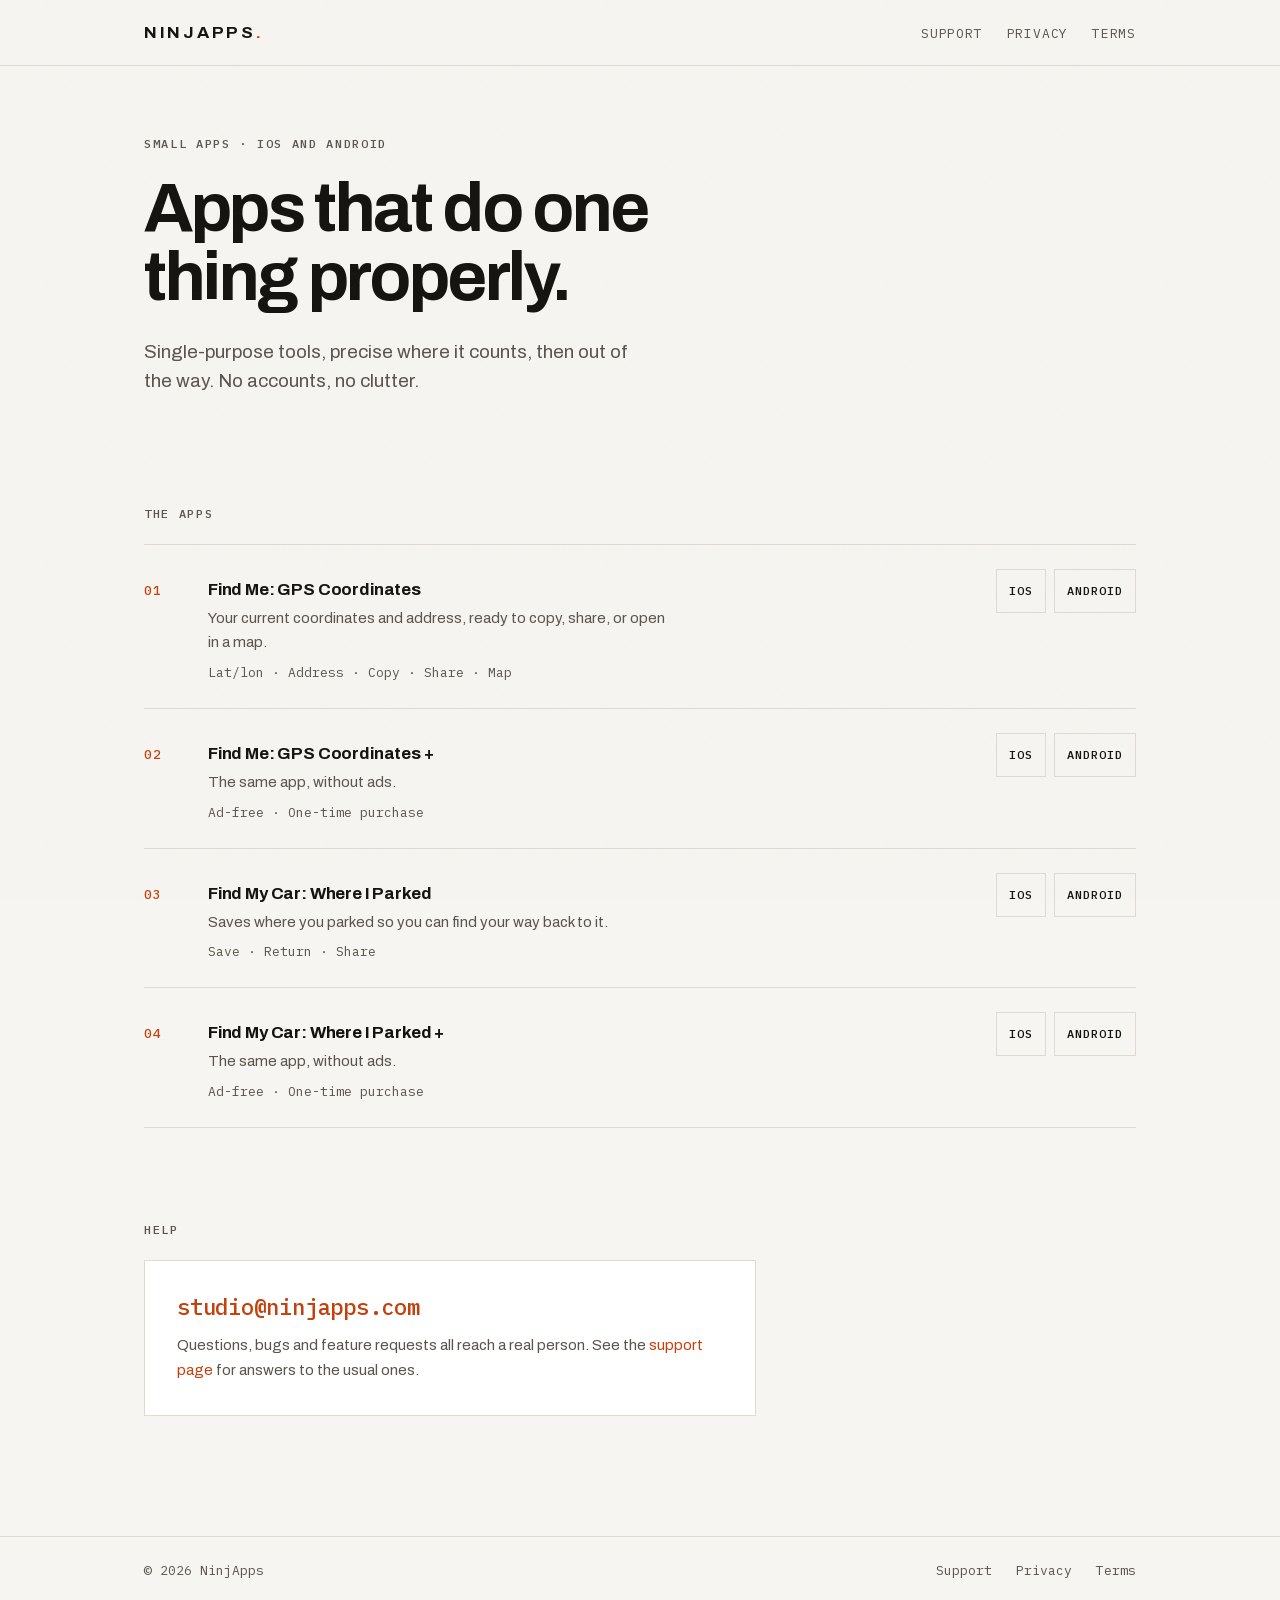
<file: index.html>
<!DOCTYPE html>
<html lang="en">
<head>
<meta charset="UTF-8">
<meta name="viewport" content="width=device-width, initial-scale=1">
<title>NinjApps — Small apps for iOS and Android</title>
<meta name="description" content="NinjApps makes small, single-purpose apps for iOS and Android. No accounts, no clutter. Out now: Find Me and Find My Car.">
<meta name="theme-color" content="#F7F5F1" media="(prefers-color-scheme: light)">
<meta name="theme-color" content="#100F0D" media="(prefers-color-scheme: dark)">
<link rel="canonical" href="https://ninjapps.com/">
<link rel="icon" href="/favicon.svg" type="image/svg+xml">
<meta property="og:type" content="website">
<meta property="og:site_name" content="NinjApps">
<meta property="og:title" content="NinjApps — Small apps for iOS and Android">
<meta property="og:description" content="NinjApps makes small, single-purpose apps for iOS and Android. No accounts, no clutter. Out now: Find Me and Find My Car.">
<meta property="og:url" content="https://ninjapps.com/">
<meta name="twitter:card" content="summary">
<meta name="twitter:title" content="NinjApps — Small apps for iOS and Android">
<meta name="twitter:description" content="NinjApps makes small, single-purpose apps for iOS and Android. No accounts, no clutter. Out now: Find Me and Find My Car.">
<script type="application/ld+json">
{
  "@context": "https://schema.org",
  "@graph": [
    {
      "@type": "Person",
      "@id": "https://ninjapps.com/#maker",
      "name": "Jason Attard",
      "address": {
        "@type": "PostalAddress",
        "addressCountry": "MT"
      },
      "email": "studio@ninjapps.com",
      "brand": {
        "@type": "Brand",
        "name": "NinjApps"
      }
    },
    {
      "@type": "WebSite",
      "@id": "https://ninjapps.com/#website",
      "url": "https://ninjapps.com/",
      "name": "NinjApps",
      "inLanguage": "en",
      "description": "Small, single-purpose apps for iOS and Android. No accounts, no clutter.",
      "publisher": {
        "@id": "https://ninjapps.com/#maker"
      }
    },
    {
      "@type": "MobileApplication",
      "name": "Find Me: GPS Coordinates",
      "description": "Your current coordinates and address, ready to copy, share, or open in a map.",
      "applicationCategory": "UtilitiesApplication",
      "operatingSystem": "iOS, Android",
      "installUrl": [
        "https://apps.apple.com/app/id668745605",
        "https://play.google.com/store/apps/details?id=mt.com.asapp.findme"
      ],
      "author": {
        "@id": "https://ninjapps.com/#maker"
      },
      "publisher": {
        "@id": "https://ninjapps.com/#maker"
      },
      "isPartOf": {
        "@id": "https://ninjapps.com/#website"
      },
      "offers": {
        "@type": "Offer",
        "price": "0",
        "priceCurrency": "EUR",
        "availability": "https://schema.org/InStock"
      }
    },
    {
      "@type": "MobileApplication",
      "name": "Find Me: GPS Coordinates +",
      "description": "The same app, without ads.",
      "applicationCategory": "UtilitiesApplication",
      "operatingSystem": "iOS, Android",
      "installUrl": [
        "https://apps.apple.com/app/id641353363",
        "https://play.google.com/store/apps/details?id=mt.com.asapp.lonlat"
      ],
      "author": {
        "@id": "https://ninjapps.com/#maker"
      },
      "publisher": {
        "@id": "https://ninjapps.com/#maker"
      },
      "isPartOf": {
        "@id": "https://ninjapps.com/#website"
      }
    },
    {
      "@type": "MobileApplication",
      "name": "Find My Car: Where I Parked",
      "description": "Saves where you parked so you can find your way back to it.",
      "applicationCategory": "UtilitiesApplication",
      "operatingSystem": "iOS, Android",
      "installUrl": [
        "https://apps.apple.com/app/id6470026019",
        "https://play.google.com/store/apps/details?id=com.ninjapps.parkme"
      ],
      "author": {
        "@id": "https://ninjapps.com/#maker"
      },
      "publisher": {
        "@id": "https://ninjapps.com/#maker"
      },
      "isPartOf": {
        "@id": "https://ninjapps.com/#website"
      },
      "offers": {
        "@type": "Offer",
        "price": "0",
        "priceCurrency": "EUR",
        "availability": "https://schema.org/InStock"
      }
    },
    {
      "@type": "MobileApplication",
      "name": "Find My Car: Where I Parked +",
      "description": "The same app, without ads.",
      "applicationCategory": "UtilitiesApplication",
      "operatingSystem": "iOS, Android",
      "installUrl": [
        "https://apps.apple.com/app/id6470155656",
        "https://play.google.com/store/apps/details?id=com.ninjapps.parkme.plus"
      ],
      "author": {
        "@id": "https://ninjapps.com/#maker"
      },
      "publisher": {
        "@id": "https://ninjapps.com/#maker"
      },
      "isPartOf": {
        "@id": "https://ninjapps.com/#website"
      }
    }
  ]
}
</script>
<link rel="stylesheet" href="/assets/site.css">
</head>
<body>
<a class="skip" href="#main">Skip to content</a>

<header class="masthead">
  <div class="shell">
    <a class="wordmark" href="/">NinjApps<span class="mark">.</span></a>
    <nav class="nav" aria-label="Main">
      <a href="/support">Support</a>
      <a href="/privacy-policy">Privacy</a>
      <a href="/terms-and-conditions">Terms</a>
    </nav>
  </div>
</header>

<main id="main">

  <div class="shell">
    <section class="hero">
      <span class="eyebrow rise">Small apps &middot; iOS and Android</span>
      <h1 class="display rise">Apps that do one thing properly.</h1>
      <p class="lede rise">Single-purpose tools, precise where it counts, then out of the way. No
        accounts, no clutter.</p>
    </section>
  </div>

  <div class="shell">
    <section class="section">
      <h2 class="section-label">The apps</h2>
      <ul class="index">

        <li>
          <span class="num" aria-hidden="true">01</span>
          <div>
            <h3 class="name">Find Me: GPS Coordinates</h3>
            <p class="desc">Your current coordinates and address, ready to copy, share, or open
              in a map.</p>
            <p class="coord">Lat/lon &middot; Address &middot; Copy &middot; Share &middot; Map</p>
          </div>
          <div class="stores">
            <a class="store" href="https://apps.apple.com/app/id668745605" target="_blank" rel="noopener noreferrer">iOS</a>
            <a class="store" href="https://play.google.com/store/apps/details?id=mt.com.asapp.findme" target="_blank" rel="noopener noreferrer">Android</a>
          </div>
        </li>

        <li>
          <span class="num" aria-hidden="true">02</span>
          <div>
            <h3 class="name">Find Me: GPS Coordinates +</h3>
            <p class="desc">The same app, without ads.</p>
            <p class="coord">Ad-free &middot; One-time purchase</p>
          </div>
          <div class="stores">
            <a class="store" href="https://apps.apple.com/app/id641353363" target="_blank" rel="noopener noreferrer">iOS</a>
            <a class="store" href="https://play.google.com/store/apps/details?id=mt.com.asapp.lonlat" target="_blank" rel="noopener noreferrer">Android</a>
          </div>
        </li>

        <li>
          <span class="num" aria-hidden="true">03</span>
          <div>
            <h3 class="name">Find My Car: Where I Parked</h3>
            <p class="desc">Saves where you parked so you can find your way back to it.</p>
            <p class="coord">Save &middot; Return &middot; Share</p>
          </div>
          <div class="stores">
            <a class="store" href="https://apps.apple.com/app/id6470026019" target="_blank" rel="noopener noreferrer">iOS</a>
            <a class="store" href="https://play.google.com/store/apps/details?id=com.ninjapps.parkme" target="_blank" rel="noopener noreferrer">Android</a>
          </div>
        </li>

        <li>
          <span class="num" aria-hidden="true">04</span>
          <div>
            <h3 class="name">Find My Car: Where I Parked +</h3>
            <p class="desc">The same app, without ads.</p>
            <p class="coord">Ad-free &middot; One-time purchase</p>
          </div>
          <div class="stores">
            <a class="store" href="https://apps.apple.com/app/id6470155656" target="_blank" rel="noopener noreferrer">iOS</a>
            <a class="store" href="https://play.google.com/store/apps/details?id=com.ninjapps.parkme.plus" target="_blank" rel="noopener noreferrer">Android</a>
          </div>
        </li>

      </ul>
    </section>
  </div>

  <div class="shell">
    <section class="section">
      <h2 class="section-label">Help</h2>
      <div class="panel">
        <p class="addr"><a href="mailto:studio@ninjapps.com">studio@ninjapps.com</a></p>
        <p class="note">Questions, bugs and feature requests all reach a real person. See the
          <a href="/support">support page</a> for answers to the usual ones.</p>
      </div>
    </section>
  </div>

</main>

<footer class="foot">
  <div class="shell">
    <span>&copy; 2026 NinjApps</span>
    <nav aria-label="Footer">
      <a href="/support">Support</a>
      <a href="/privacy-policy">Privacy</a>
      <a href="/terms-and-conditions">Terms</a>
    </nav>
  </div>
</footer>

</body>
</html>
</file>
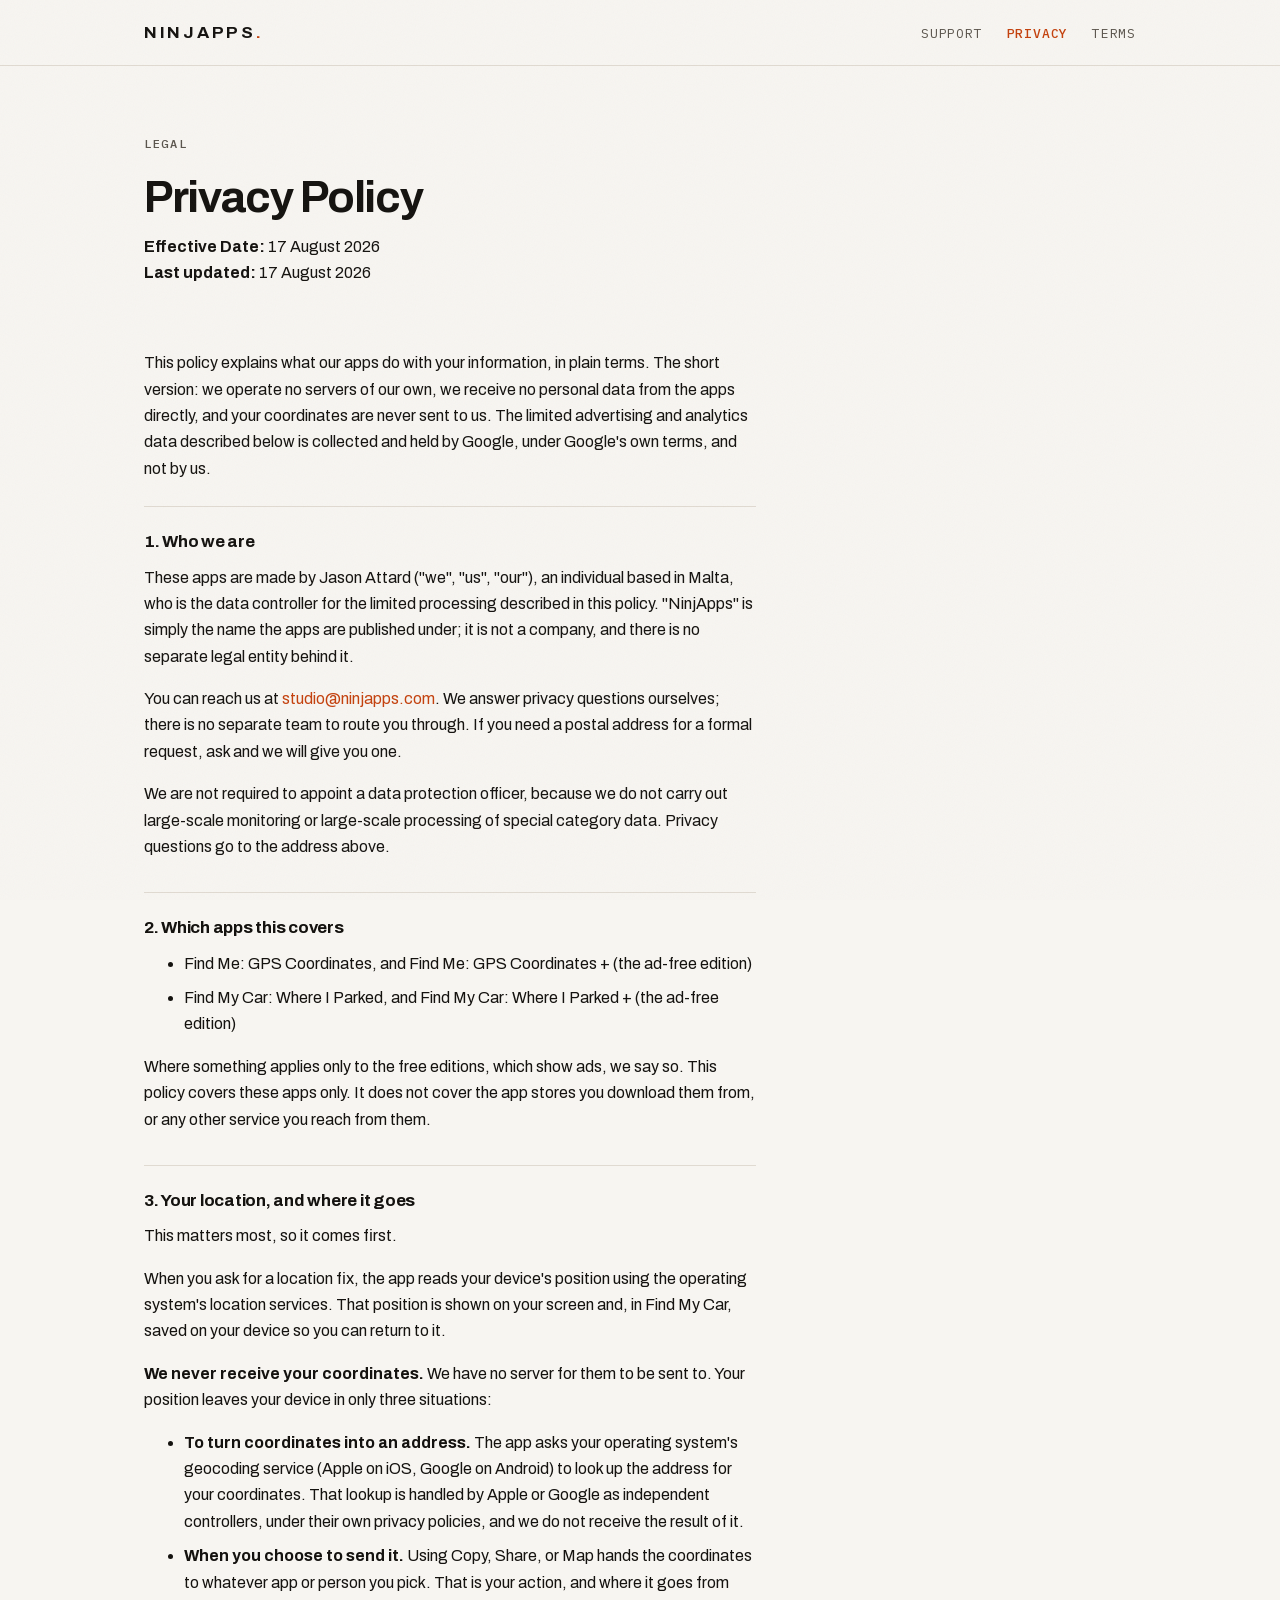
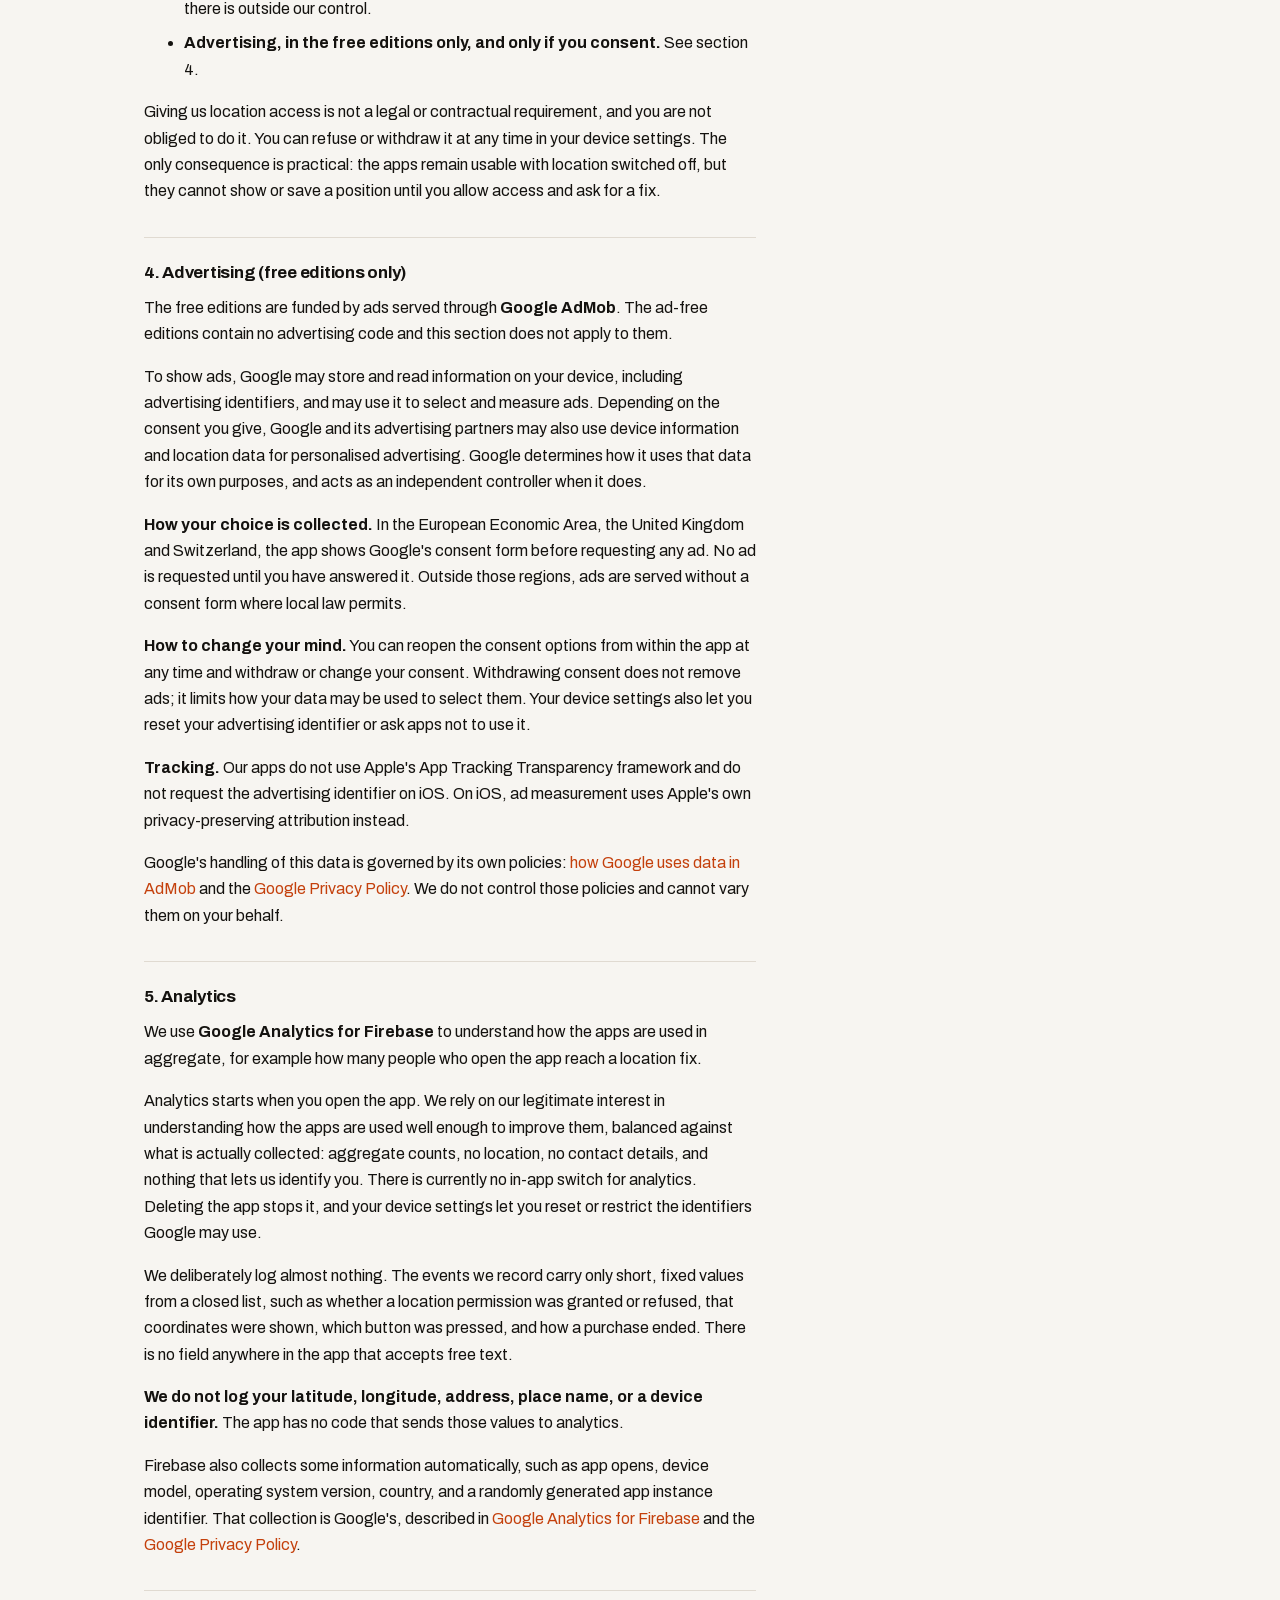
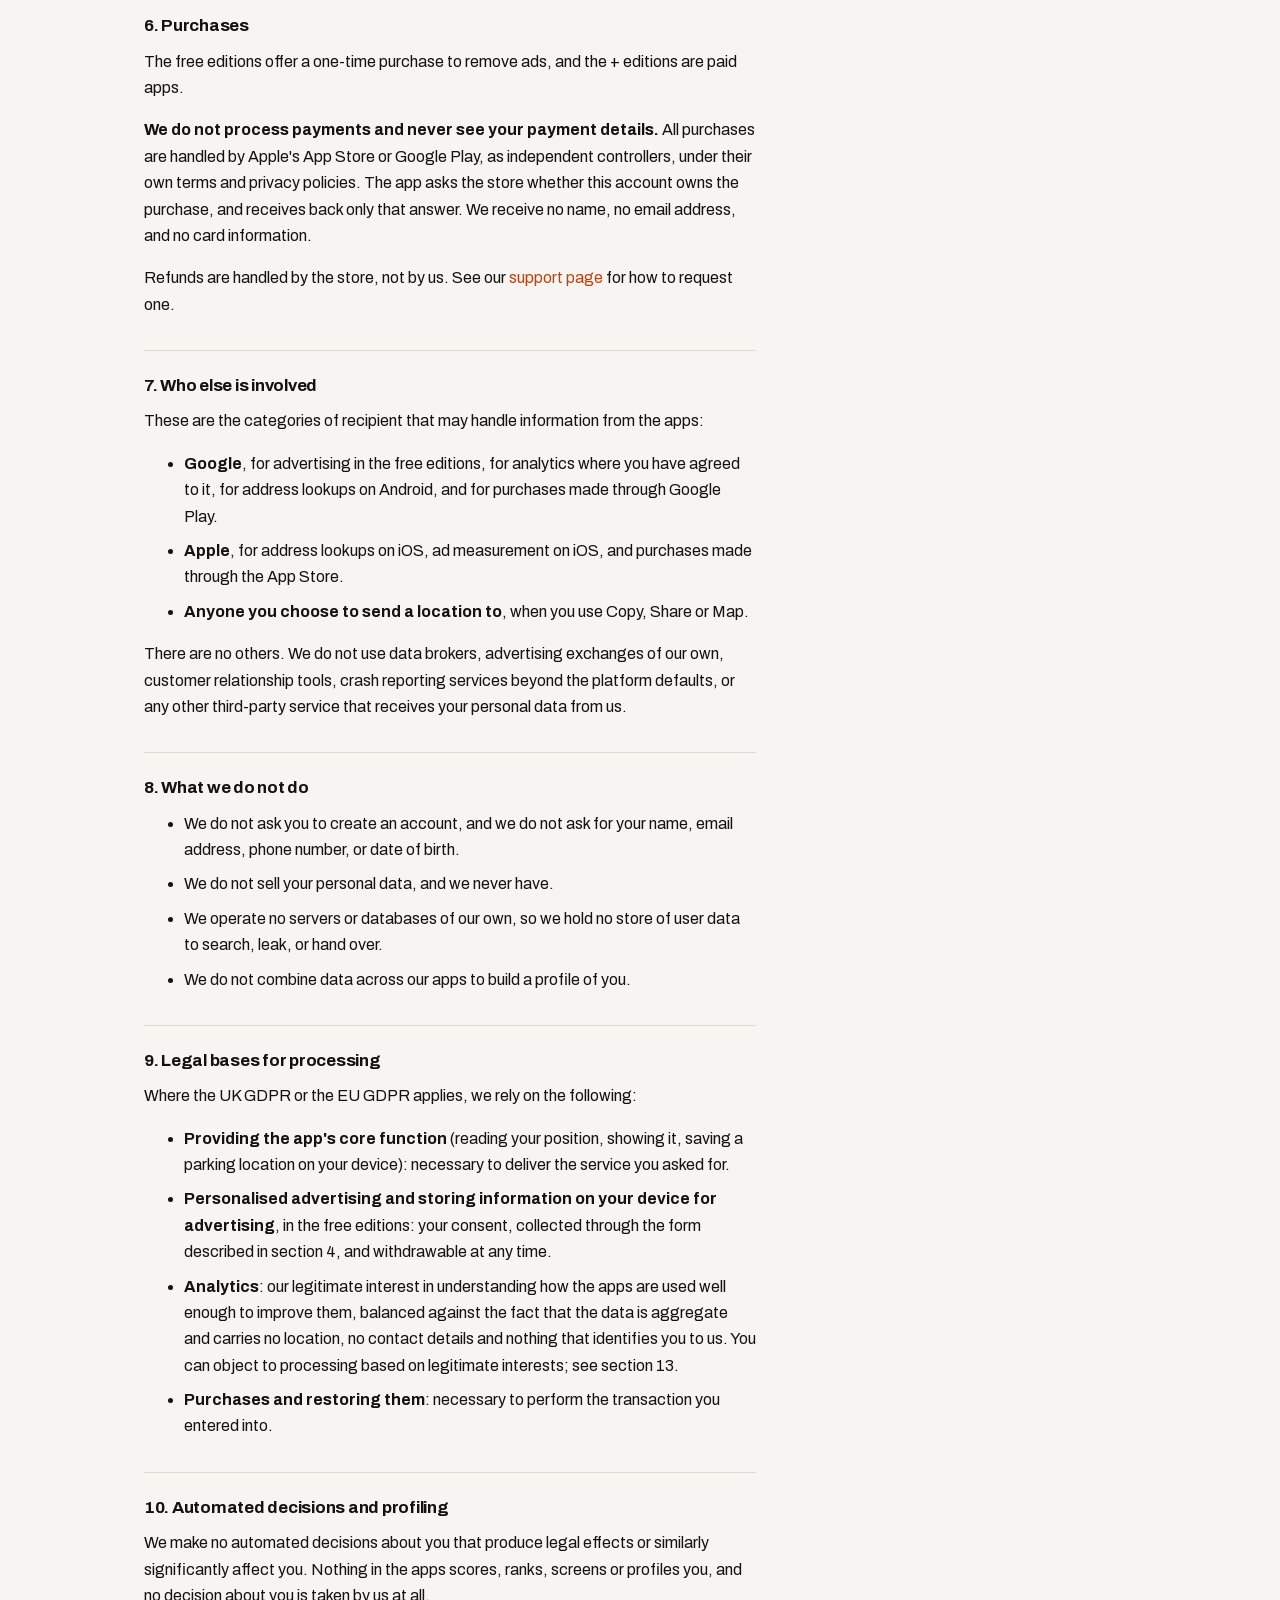
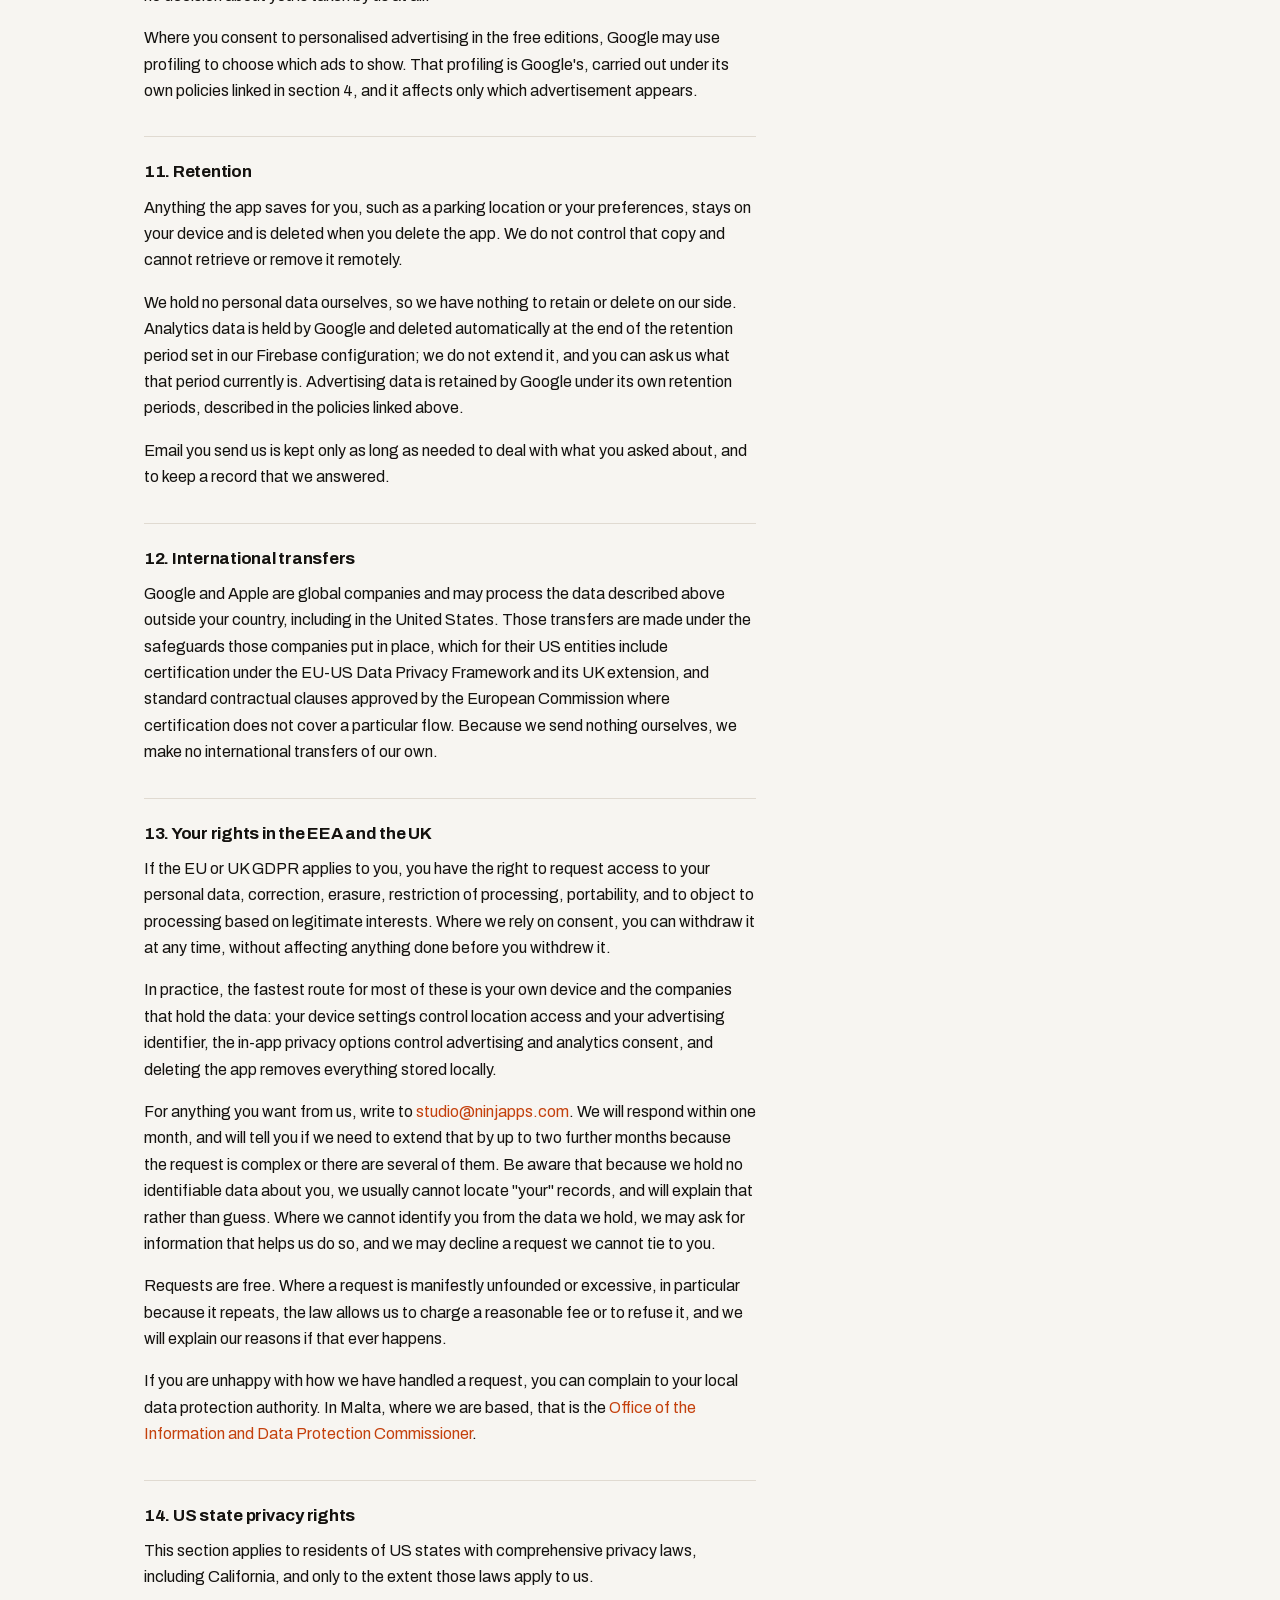
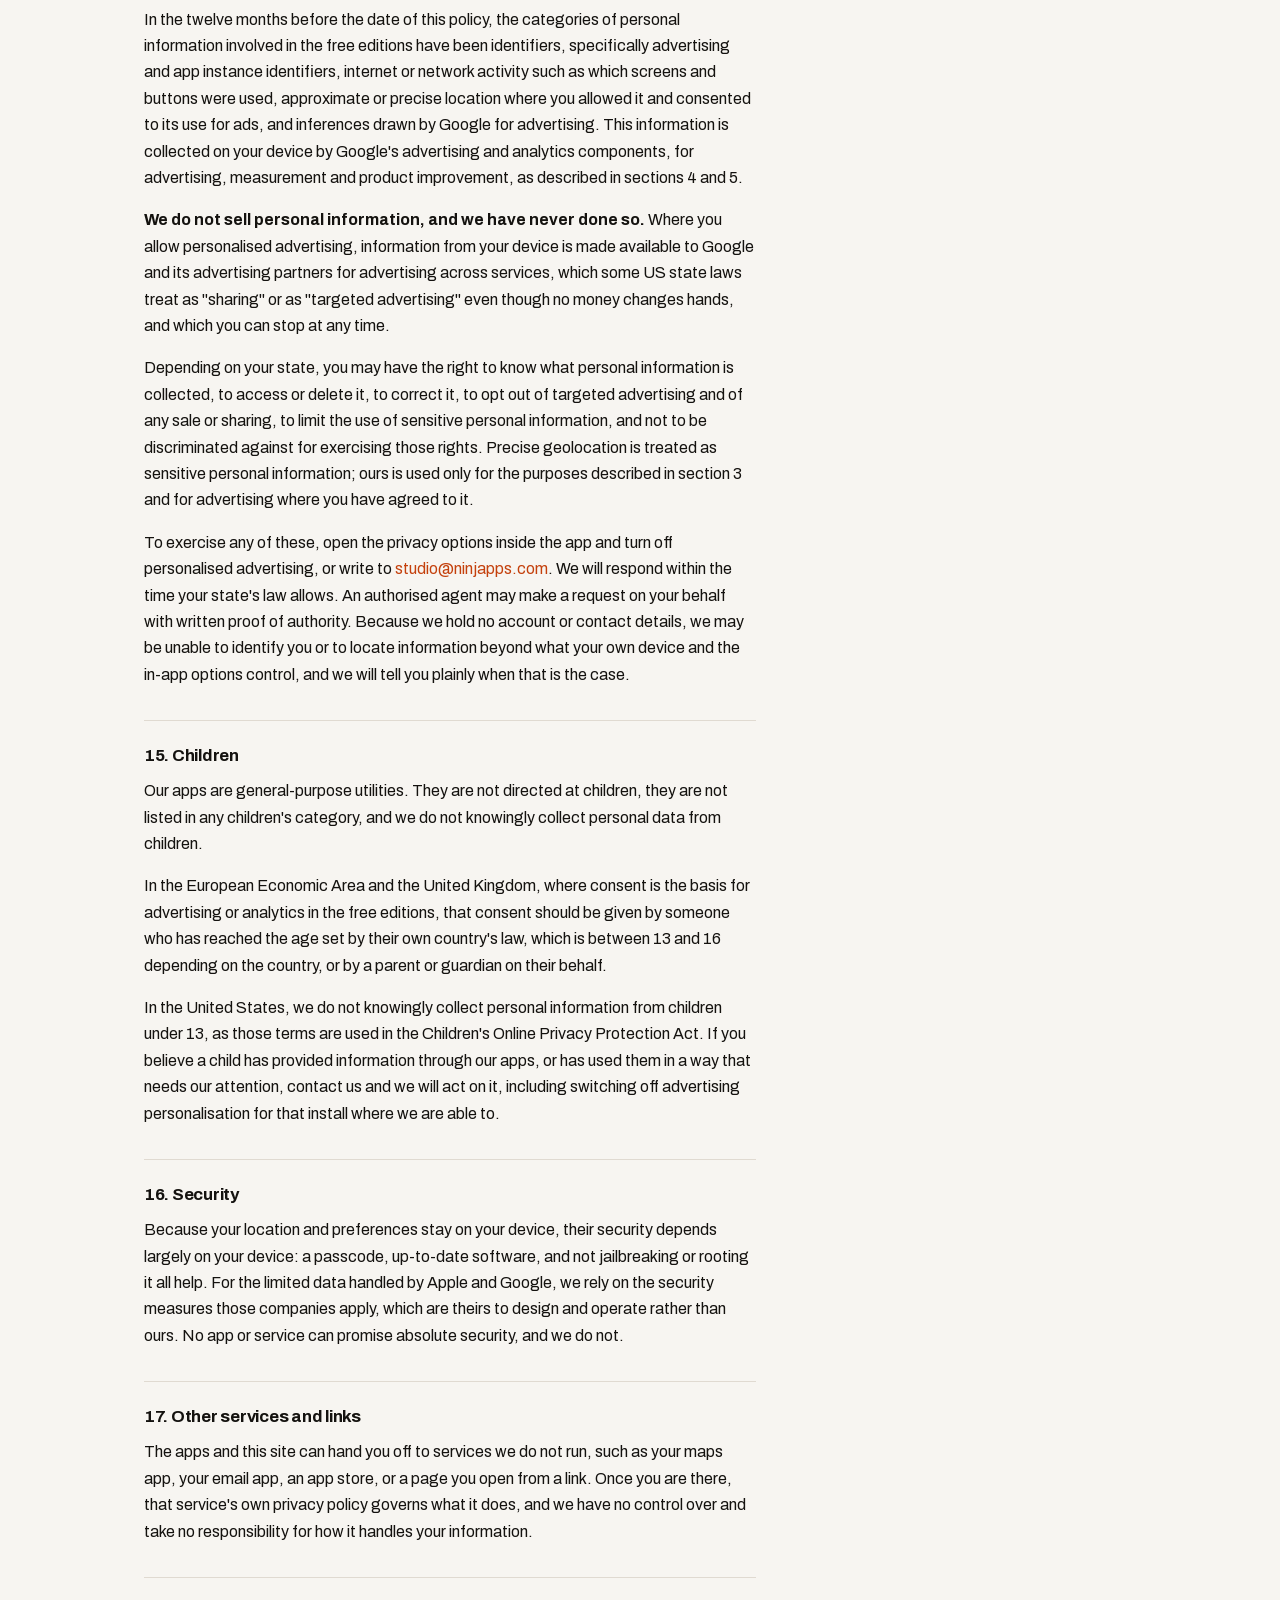
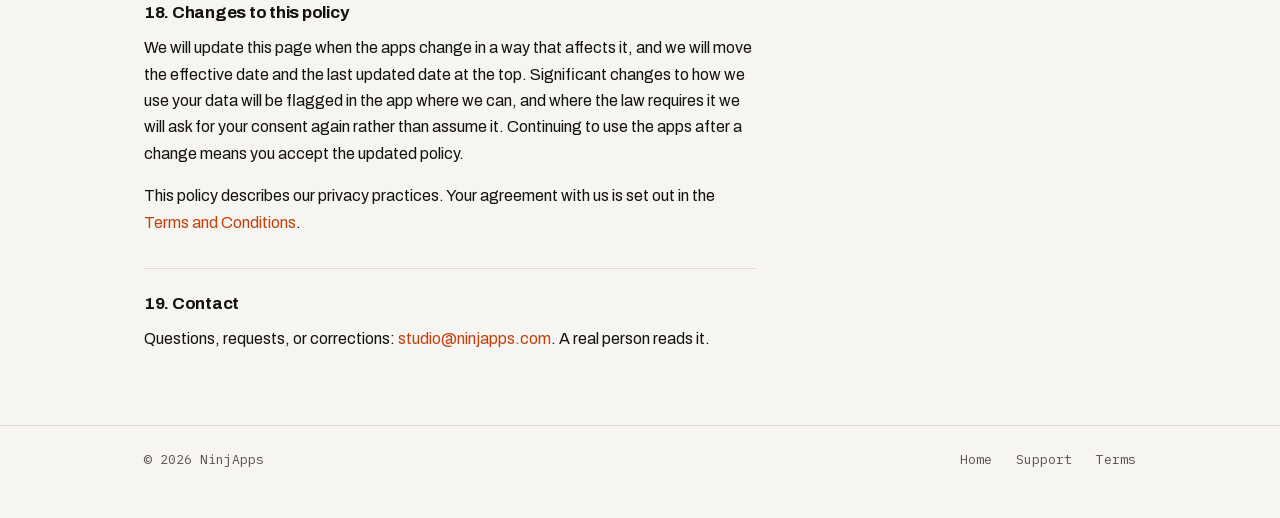
<file: privacy-policy.html>
<!DOCTYPE html>
<html lang="en">
<head>
<meta charset="UTF-8">
<meta name="viewport" content="width=device-width, initial-scale=1">
<title>Privacy Policy — NinjApps</title>
<meta name="description" content="How NinjApps handles your data in Find Me: GPS Coordinates and Find My Car: Where I Parked, including location, advertising, analytics and your rights.">
<meta name="theme-color" content="#F7F5F1" media="(prefers-color-scheme: light)">
<meta name="theme-color" content="#100F0D" media="(prefers-color-scheme: dark)">
<link rel="canonical" href="https://ninjapps.com/privacy-policy">
<link rel="icon" href="/favicon.svg" type="image/svg+xml">
<meta property="og:type" content="article">
<meta property="og:site_name" content="NinjApps">
<meta property="og:title" content="Privacy Policy — NinjApps">
<meta property="og:description" content="How NinjApps handles your data in Find Me: GPS Coordinates and Find My Car: Where I Parked, including location, advertising, analytics and your rights.">
<meta property="og:url" content="https://ninjapps.com/privacy-policy">
<meta name="twitter:card" content="summary">
<meta name="twitter:title" content="Privacy Policy — NinjApps">
<meta name="twitter:description" content="How NinjApps handles your data in Find Me: GPS Coordinates and Find My Car: Where I Parked, including location, advertising, analytics and your rights.">
<link rel="stylesheet" href="/assets/site.css">
</head>
<body>
<a class="skip" href="#main">Skip to content</a>

<header class="masthead">
  <div class="shell">
    <a class="wordmark" href="/">NinjApps<span class="mark">.</span></a>
    <nav class="nav" aria-label="Main">
      <a href="/support">Support</a>
      <a href="/privacy-policy" aria-current="page">Privacy</a>
      <a href="/terms-and-conditions">Terms</a>
    </nav>
  </div>
</header>

<main id="main">
  <div class="shell">

    <section class="hero">
      <span class="eyebrow rise">Legal</span>
      <h1 class="page-title rise">Privacy Policy</h1>
      <p class="effective rise"><strong>Effective Date:</strong> 17 August 2026<br>
        <strong>Last updated:</strong> 17 August 2026</p>
    </section>

    <div class="legal">

      <p>This policy explains what our apps do with your information, in plain terms. The short
        version: we operate no servers of our own, we receive no personal data from the apps
        directly, and your coordinates are never sent to us. The limited advertising and analytics
        data described below is collected and held by Google, under Google's own terms, and not by
        us.</p>

      <h2>1. Who we are</h2>
      <p>These apps are made by Jason Attard ("we", "us", "our"), an individual based in Malta, who
        is the data controller for the limited processing described in this policy. "NinjApps" is
        simply the name the apps are published under; it is not a company, and there is no separate
        legal entity behind it.</p>
      <p>You can reach us at <a href="mailto:studio@ninjapps.com">studio@ninjapps.com</a>. We answer
        privacy questions ourselves; there is no separate team to route you through. If you need a
        postal address for a formal request, ask and we will give you one.</p>
      <p>We are not required to appoint a data protection officer, because we do not carry out
        large-scale monitoring or large-scale processing of special category data. Privacy questions
        go to the address above.</p>

      <h2>2. Which apps this covers</h2>
      <ul>
        <li>Find Me: GPS Coordinates, and Find Me: GPS Coordinates + (the ad-free edition)</li>
        <li>Find My Car: Where I Parked, and Find My Car: Where I Parked + (the ad-free edition)</li>
      </ul>
      <p>Where something applies only to the free editions, which show ads, we say so. This policy
        covers these apps only. It does not cover the app stores you download them from, or any other
        service you reach from them.</p>

      <h2>3. Your location, and where it goes</h2>
      <p>This matters most, so it comes first.</p>
      <p>When you ask for a location fix, the app reads your device's position using the operating
        system's location services. That position is shown on your screen and, in Find My Car, saved
        on your device so you can return to it.</p>
      <p><strong>We never receive your coordinates.</strong> We have no server for them to be sent
        to. Your position leaves your device in only three situations:</p>
      <ul>
        <li><strong>To turn coordinates into an address.</strong> The app asks your operating
          system's geocoding service (Apple on iOS, Google on Android) to look up the address for
          your coordinates. That lookup is handled by Apple or Google as independent controllers,
          under their own privacy policies, and we do not receive the result of it.</li>
        <li><strong>When you choose to send it.</strong> Using Copy, Share, or Map hands the
          coordinates to whatever app or person you pick. That is your action, and where it goes
          from there is outside our control.</li>
        <li><strong>Advertising, in the free editions only, and only if you consent.</strong> See
          section 4.</li>
      </ul>
      <p>Giving us location access is not a legal or contractual requirement, and you are not obliged
        to do it. You can refuse or withdraw it at any time in your device settings. The only
        consequence is practical: the apps remain usable with location switched off, but they cannot
        show or save a position until you allow access and ask for a fix.</p>

      <h2>4. Advertising (free editions only)</h2>
      <p>The free editions are funded by ads served through <strong>Google AdMob</strong>. The
        ad-free editions contain no advertising code and this section does not apply to them.</p>
      <p>To show ads, Google may store and read information on your device, including advertising
        identifiers, and may use it to select and measure ads. Depending on the consent you give,
        Google and its advertising partners may also use device information and location data for
        personalised advertising. Google determines how it uses that data for its own purposes, and
        acts as an independent controller when it does.</p>
      <p><strong>How your choice is collected.</strong> In the European Economic Area, the United
        Kingdom and Switzerland, the app shows Google's consent form before requesting any ad. No ad
        is requested until you have answered it. Outside those regions, ads are served without a
        consent form where local law permits.</p>
      <p><strong>How to change your mind.</strong> You can reopen the consent options from within
        the app at any time and withdraw or change your consent. Withdrawing consent does not remove
        ads; it limits how your data may be used to select them. Your device settings also let you
        reset your advertising identifier or ask apps not to use it.</p>
      <p><strong>Tracking.</strong> Our apps do not use Apple's App Tracking Transparency framework
        and do not request the advertising identifier on iOS. On iOS, ad measurement uses Apple's own
        privacy-preserving attribution instead.</p>
      <p>Google's handling of this data is governed by its own policies:
        <a href="https://support.google.com/admob/answer/6128543" target="_blank" rel="noopener noreferrer">how Google uses data in AdMob</a>
        and the <a href="https://policies.google.com/privacy" target="_blank" rel="noopener noreferrer">Google Privacy Policy</a>. We do not
        control those policies and cannot vary them on your behalf.</p>

      <h2>5. Analytics</h2>
      <p>We use <strong>Google Analytics for Firebase</strong> to understand how the apps are used in
        aggregate, for example how many people who open the app reach a location fix.</p>
      <p>Analytics starts when you open the app. We rely on our legitimate interest in understanding
        how the apps are used well enough to improve them, balanced against what is actually
        collected: aggregate counts, no location, no contact details, and nothing that lets us
        identify you. There is currently no in-app switch for analytics. Deleting the app stops it,
        and your device settings let you reset or restrict the identifiers Google may use.</p>
      <p>We deliberately log almost nothing. The events we record carry only short, fixed values from
        a closed list, such as whether a location permission was granted or refused, that coordinates
        were shown, which button was pressed, and how a purchase ended. There is no field anywhere in
        the app that accepts free text.</p>
      <p><strong>We do not log your latitude, longitude, address, place name, or a device
        identifier.</strong> The app has no code that sends those values to analytics.</p>
      <p>Firebase also collects some information automatically, such as app opens, device model,
        operating system version, country, and a randomly generated app instance identifier. That collection is Google's, described in
        <a href="https://firebase.google.com/policies/analytics" target="_blank" rel="noopener noreferrer">Google Analytics for Firebase</a>
        and the <a href="https://policies.google.com/privacy" target="_blank" rel="noopener noreferrer">Google Privacy Policy</a>.</p>

      <h2>6. Purchases</h2>
      <p>The free editions offer a one-time purchase to remove ads, and the + editions are paid
        apps.</p>
      <p><strong>We do not process payments and never see your payment details.</strong> All
        purchases are handled by Apple's App Store or Google Play, as independent controllers, under
        their own terms and privacy policies. The app asks the store whether this account owns the
        purchase, and receives back only that answer. We receive no name, no email address, and no
        card information.</p>
      <p>Refunds are handled by the store, not by us. See our <a href="/support">support page</a> for
        how to request one.</p>

      <h2>7. Who else is involved</h2>
      <p>These are the categories of recipient that may handle information from the apps:</p>
      <ul>
        <li><strong>Google</strong>, for advertising in the free editions, for analytics where you
          have agreed to it, for address lookups on Android, and for purchases made through Google
          Play.</li>
        <li><strong>Apple</strong>, for address lookups on iOS, ad measurement on iOS, and purchases
          made through the App Store.</li>
        <li><strong>Anyone you choose to send a location to</strong>, when you use Copy, Share or
          Map.</li>
      </ul>
      <p>There are no others. We do not use data brokers, advertising exchanges of our own, customer
        relationship tools, crash reporting services beyond the platform defaults, or any other
        third-party service that receives your personal data from us.</p>

      <h2>8. What we do not do</h2>
      <ul>
        <li>We do not ask you to create an account, and we do not ask for your name, email address,
          phone number, or date of birth.</li>
        <li>We do not sell your personal data, and we never have.</li>
        <li>We operate no servers or databases of our own, so we hold no store of user data to
          search, leak, or hand over.</li>
        <li>We do not combine data across our apps to build a profile of you.</li>
      </ul>

      <h2>9. Legal bases for processing</h2>
      <p>Where the UK GDPR or the EU GDPR applies, we rely on the following:</p>
      <ul>
        <li><strong>Providing the app's core function</strong> (reading your position, showing it,
          saving a parking location on your device): necessary to deliver the service you asked
          for.</li>
        <li><strong>Personalised advertising and storing information on your device for
          advertising</strong>, in the free editions: your consent, collected through the form
          described in section 4, and withdrawable at any time.</li>
        <li><strong>Analytics</strong>: our legitimate interest in understanding how the apps are
          used well enough to improve them, balanced against the fact that the data is aggregate and
          carries no location, no contact details and nothing that identifies you to us. You can
          object to processing based on legitimate interests; see section 13.</li>
        <li><strong>Purchases and restoring them</strong>: necessary to perform the transaction you
          entered into.</li>
      </ul>

      <h2>10. Automated decisions and profiling</h2>
      <p>We make no automated decisions about you that produce legal effects or similarly
        significantly affect you. Nothing in the apps scores, ranks, screens or profiles you, and no
        decision about you is taken by us at all.</p>
      <p>Where you consent to personalised advertising in the free editions, Google may use profiling
        to choose which ads to show. That profiling is Google's, carried out under its own policies
        linked in section 4, and it affects only which advertisement appears.</p>

      <h2>11. Retention</h2>
      <p>Anything the app saves for you, such as a parking location or your preferences, stays on
        your device and is deleted when you delete the app. We do not control that copy and cannot
        retrieve or remove it remotely.</p>
      <p>We hold no personal data ourselves, so we have nothing to retain or delete on our side.
        Analytics data is held by Google and deleted automatically at the end of the retention period
        set in our Firebase configuration; we do not extend it, and you can ask us what that period
        currently is. Advertising data is retained by Google under its own retention periods,
        described in the policies linked above.</p>
      <p>Email you send us is kept only as long as needed to deal with what you asked about, and to
        keep a record that we answered.</p>

      <h2>12. International transfers</h2>
      <p>Google and Apple are global companies and may process the data described above outside your
        country, including in the United States. Those transfers are made under the safeguards those
        companies put in place, which for their US entities include certification under the EU-US
        Data Privacy Framework and its UK extension, and standard contractual clauses approved by the
        European Commission where certification does not cover a particular flow. Because we send
        nothing ourselves, we make no international transfers of our own.</p>

      <h2>13. Your rights in the EEA and the UK</h2>
      <p>If the EU or UK GDPR applies to you, you have the right to request access to your personal
        data, correction, erasure, restriction of processing, portability, and to object to
        processing based on legitimate interests. Where we rely on consent, you can withdraw it at
        any time, without affecting anything done before you withdrew it.</p>
      <p>In practice, the fastest route for most of these is your own device and the companies that
        hold the data: your device settings control location access and your advertising identifier,
        the in-app privacy options control advertising and analytics consent, and deleting the app
        removes everything stored locally.</p>
      <p>For anything you want from us, write to
        <a href="mailto:studio@ninjapps.com">studio@ninjapps.com</a>. We will respond within one
        month, and will tell you if we need to extend that by up to two further months because the
        request is complex or there are several of them. Be aware that because we hold no identifiable
        data about you, we usually cannot locate "your" records, and will explain that rather than
        guess. Where we cannot identify you from the data we hold, we may ask for information that
        helps us do so, and we may decline a request we cannot tie to you.</p>
      <p>Requests are free. Where a request is manifestly unfounded or excessive, in particular
        because it repeats, the law allows us to charge a reasonable fee or to refuse it, and we will
        explain our reasons if that ever happens.</p>
      <p>If you are unhappy with how we have handled a request, you can complain to your local data
        protection authority. In Malta, where we are based, that is the
        <a href="https://idpc.org.mt/" target="_blank" rel="noopener noreferrer">Office of the Information and Data Protection
        Commissioner</a>.</p>

      <h2>14. US state privacy rights</h2>
      <p>This section applies to residents of US states with comprehensive privacy laws, including
        California, and only to the extent those laws apply to us.</p>
      <p>In the twelve months before the date of this policy, the categories of personal information
        involved in the free editions have been identifiers, specifically advertising and app
        instance identifiers, internet or network activity such as which screens and buttons were
        used, approximate or precise location where you allowed it and consented to its use for ads,
        and inferences drawn by Google for advertising. This information is collected on your device
        by Google's advertising and analytics components, for advertising, measurement and product
        improvement, as described in sections 4 and 5.</p>
      <p><strong>We do not sell personal information, and we have never done so.</strong> Where you
        allow personalised advertising, information from your device is made available to Google and
        its advertising partners for advertising across services, which some US state laws treat as
        "sharing" or as "targeted advertising" even though no money changes hands, and which you can
        stop at any time.</p>
      <p>Depending on your state, you may have the right to know what personal information is
        collected, to access or delete it, to correct it, to opt out of targeted advertising and of
        any sale or sharing, to limit the use of sensitive personal information, and not to be
        discriminated against for exercising those rights. Precise geolocation is treated as
        sensitive personal information; ours is used only for the purposes described in section 3 and
        for advertising where you have agreed to it.</p>
      <p>To exercise any of these, open the privacy options inside the app and turn off personalised
        advertising, or write to
        <a href="mailto:studio@ninjapps.com">studio@ninjapps.com</a>. We will respond within the time
        your state's law allows. An authorised agent may make a request on your behalf with written
        proof of authority. Because we hold no account or contact details, we may be unable to
        identify you or to locate information beyond what your own device and the in-app options
        control, and we will tell you plainly when that is the case.</p>

      <h2>15. Children</h2>
      <p>Our apps are general-purpose utilities. They are not directed at children, they are not
        listed in any children's category, and we do not knowingly collect personal data from
        children.</p>
      <p>In the European Economic Area and the United Kingdom, where consent is the basis for
        advertising or analytics in the free editions, that consent should be given by someone who
        has reached the age set by their own country's law, which is between 13 and 16 depending on
        the country, or by a parent or guardian on their behalf.</p>
      <p>In the United States, we do not knowingly collect personal information from children under
        13, as those terms are used in the Children's Online Privacy Protection Act. If you believe a
        child has provided information through our apps, or has used them in a way that needs our
        attention, contact us and we will act on it, including switching off advertising personalisation
        for that install where we are able to.</p>

      <h2>16. Security</h2>
      <p>Because your location and preferences stay on your device, their security depends largely on
        your device: a passcode, up-to-date software, and not jailbreaking or rooting it all help.
        For the limited data handled by Apple and Google, we rely on the security measures those
        companies apply, which are theirs to design and operate rather than ours. No app or service
        can promise absolute security, and we do not.</p>

      <h2>17. Other services and links</h2>
      <p>The apps and this site can hand you off to services we do not run, such as your maps app,
        your email app, an app store, or a page you open from a link. Once you are there, that
        service's own privacy policy governs what it does, and we have no control over and take no
        responsibility for how it handles your information.</p>

      <h2>18. Changes to this policy</h2>
      <p>We will update this page when the apps change in a way that affects it, and we will move the
        effective date and the last updated date at the top. Significant changes to how we use your
        data will be flagged in the app where we can, and where the law requires it we will ask for
        your consent again rather than assume it. Continuing to use the apps after a change means you
        accept the updated policy.</p>
      <p>This policy describes our privacy practices. Your agreement with us is set out in the
        <a href="/terms-and-conditions">Terms and Conditions</a>.</p>

      <h2>19. Contact</h2>
      <p>Questions, requests, or corrections:
        <a href="mailto:studio@ninjapps.com">studio@ninjapps.com</a>. A real person reads it.</p>

    </div>

  </div>
</main>

<footer class="foot">
  <div class="shell">
    <span>&copy; 2026 NinjApps</span>
    <nav aria-label="Footer">
      <a href="/">Home</a>
      <a href="/support">Support</a>
      <a href="/terms-and-conditions">Terms</a>
    </nav>
  </div>
</footer>

</body>
</html>
</file>
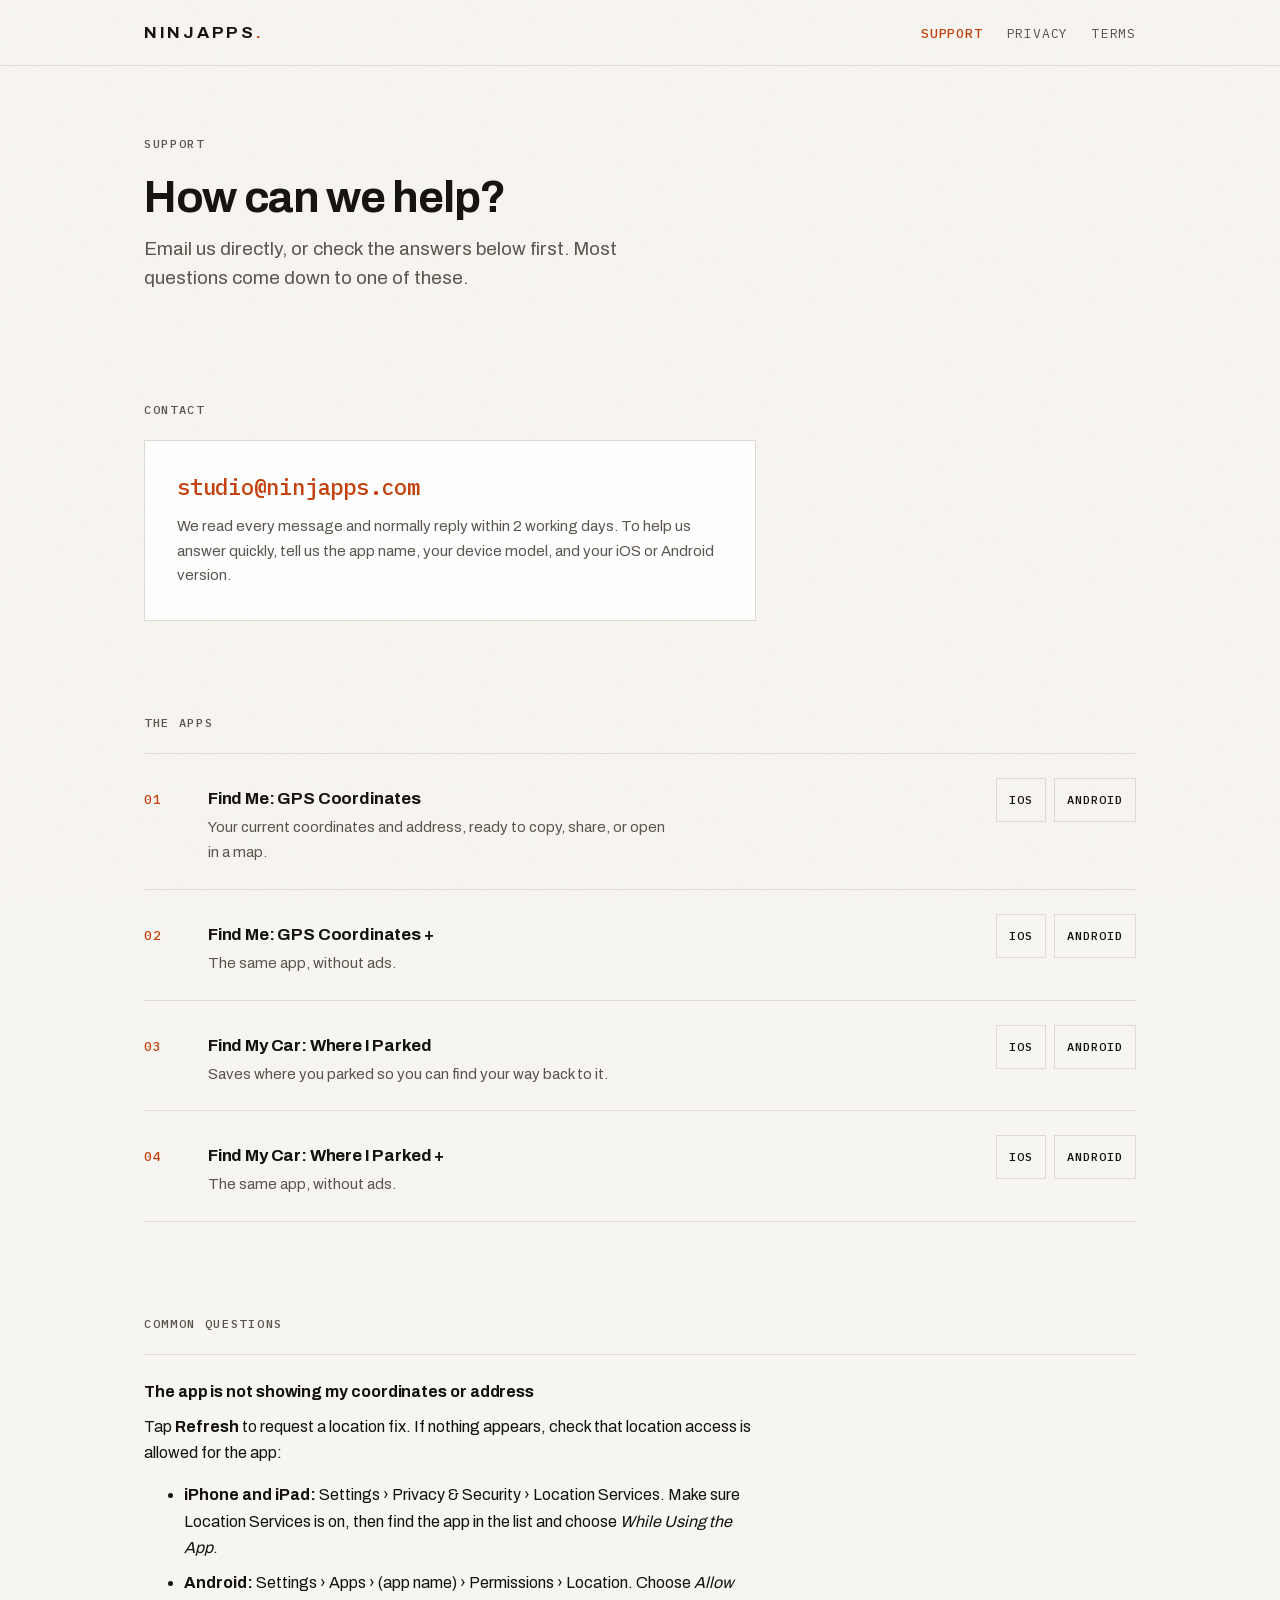
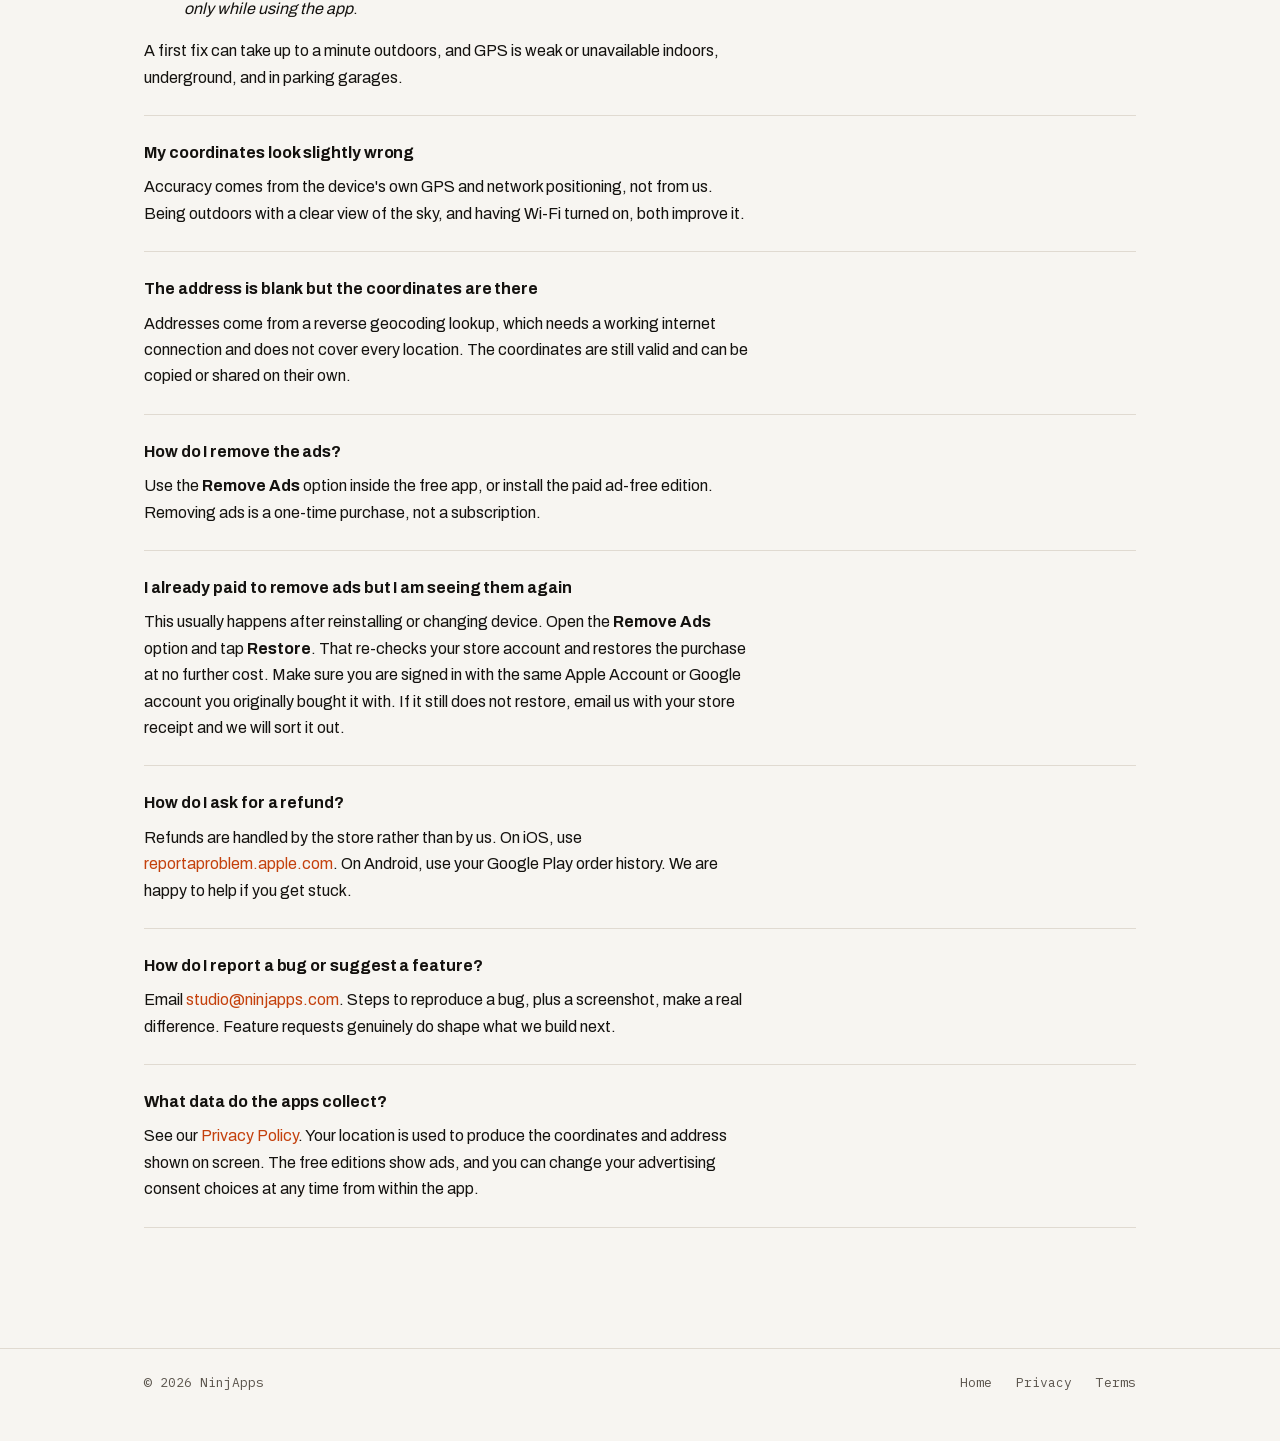
<file: support.html>
<!DOCTYPE html>
<html lang="en">
<head>
<meta charset="UTF-8">
<meta name="viewport" content="width=device-width, initial-scale=1">
<title>Support — NinjApps</title>
<meta name="description" content="Support and contact for NinjApps: Find Me: GPS Coordinates and Find My Car: Where I Parked. Get help, ask a question, or report a problem.">
<meta name="theme-color" content="#F7F5F1" media="(prefers-color-scheme: light)">
<meta name="theme-color" content="#100F0D" media="(prefers-color-scheme: dark)">
<link rel="canonical" href="https://ninjapps.com/support">
<link rel="icon" href="/favicon.svg" type="image/svg+xml">
<meta property="og:type" content="website">
<meta property="og:site_name" content="NinjApps">
<meta property="og:title" content="Support — NinjApps">
<meta property="og:description" content="Support and contact for NinjApps: Find Me: GPS Coordinates and Find My Car: Where I Parked. Get help, ask a question, or report a problem.">
<meta property="og:url" content="https://ninjapps.com/support">
<meta name="twitter:card" content="summary">
<meta name="twitter:title" content="Support — NinjApps">
<meta name="twitter:description" content="Support and contact for NinjApps: Find Me: GPS Coordinates and Find My Car: Where I Parked. Get help, ask a question, or report a problem.">
<link rel="stylesheet" href="/assets/site.css">
</head>
<body>
<a class="skip" href="#main">Skip to content</a>

<header class="masthead">
  <div class="shell">
    <a class="wordmark" href="/">NinjApps<span class="mark">.</span></a>
    <nav class="nav" aria-label="Main">
      <a href="/support" aria-current="page">Support</a>
      <a href="/privacy-policy">Privacy</a>
      <a href="/terms-and-conditions">Terms</a>
    </nav>
  </div>
</header>

<main id="main">

  <div class="shell">
    <section class="hero">
      <span class="eyebrow rise">Support</span>
      <h1 class="page-title rise">How can we help?</h1>
      <p class="lede rise">Email us directly, or check the answers below first. Most questions
        come down to one of these.</p>
    </section>
  </div>

  <div class="shell">
    <section class="section">
      <h2 class="section-label">Contact</h2>
      <div class="panel">
        <p class="addr"><a href="mailto:studio@ninjapps.com">studio@ninjapps.com</a></p>
        <p class="note">We read every message and normally reply within 2 working days. To help
          us answer quickly, tell us the app name, your device model, and your iOS or Android
          version.</p>
      </div>
    </section>
  </div>

  <div class="shell">
    <section class="section">
      <h2 class="section-label">The apps</h2>
      <ul class="index">
        <li>
          <span class="num" aria-hidden="true">01</span>
          <div>
            <h3 class="name">Find Me: GPS Coordinates</h3>
            <p class="desc">Your current coordinates and address, ready to copy, share, or open in a map.</p>
          </div>
          <div class="stores">
            <a class="store" href="https://apps.apple.com/app/id668745605" target="_blank" rel="noopener noreferrer">iOS</a>
            <a class="store" href="https://play.google.com/store/apps/details?id=mt.com.asapp.findme" target="_blank" rel="noopener noreferrer">Android</a>
          </div>
        </li>
        <li>
          <span class="num" aria-hidden="true">02</span>
          <div>
            <h3 class="name">Find Me: GPS Coordinates +</h3>
            <p class="desc">The same app, without ads.</p>
          </div>
          <div class="stores">
            <a class="store" href="https://apps.apple.com/app/id641353363" target="_blank" rel="noopener noreferrer">iOS</a>
            <a class="store" href="https://play.google.com/store/apps/details?id=mt.com.asapp.lonlat" target="_blank" rel="noopener noreferrer">Android</a>
          </div>
        </li>
        <li>
          <span class="num" aria-hidden="true">03</span>
          <div>
            <h3 class="name">Find My Car: Where I Parked</h3>
            <p class="desc">Saves where you parked so you can find your way back to it.</p>
          </div>
          <div class="stores">
            <a class="store" href="https://apps.apple.com/app/id6470026019" target="_blank" rel="noopener noreferrer">iOS</a>
            <a class="store" href="https://play.google.com/store/apps/details?id=com.ninjapps.parkme" target="_blank" rel="noopener noreferrer">Android</a>
          </div>
        </li>
        <li>
          <span class="num" aria-hidden="true">04</span>
          <div>
            <h3 class="name">Find My Car: Where I Parked +</h3>
            <p class="desc">The same app, without ads.</p>
          </div>
          <div class="stores">
            <a class="store" href="https://apps.apple.com/app/id6470155656" target="_blank" rel="noopener noreferrer">iOS</a>
            <a class="store" href="https://play.google.com/store/apps/details?id=com.ninjapps.parkme.plus" target="_blank" rel="noopener noreferrer">Android</a>
          </div>
        </li>
      </ul>
    </section>
  </div>

  <div class="shell">
    <section class="section">
      <h2 class="section-label">Common questions</h2>

      <div class="faq">

        <div>
          <h3>The app is not showing my coordinates or address</h3>
          <p>Tap <strong>Refresh</strong> to request a location fix. If nothing appears, check that
            location access is allowed for the app:</p>
          <ul>
            <li><strong>iPhone and iPad:</strong> Settings &rsaquo; Privacy &amp; Security &rsaquo;
              Location Services. Make sure Location Services is on, then find the app in the list
              and choose <em>While Using the App</em>.</li>
            <li><strong>Android:</strong> Settings &rsaquo; Apps &rsaquo; (app name) &rsaquo;
              Permissions &rsaquo; Location. Choose <em>Allow only while using the app</em>.</li>
          </ul>
          <p>A first fix can take up to a minute outdoors, and GPS is weak or unavailable indoors,
            underground, and in parking garages.</p>
        </div>

        <div>
          <h3>My coordinates look slightly wrong</h3>
          <p>Accuracy comes from the device's own GPS and network positioning, not from us. Being
            outdoors with a clear view of the sky, and having Wi-Fi turned on, both improve it.</p>
        </div>

        <div>
          <h3>The address is blank but the coordinates are there</h3>
          <p>Addresses come from a reverse geocoding lookup, which needs a working internet
            connection and does not cover every location. The coordinates are still valid and can
            be copied or shared on their own.</p>
        </div>

        <div>
          <h3>How do I remove the ads?</h3>
          <p>Use the <strong>Remove Ads</strong> option inside the free app, or install the paid
            ad-free edition. Removing ads is a one-time purchase, not a subscription.</p>
        </div>

        <div>
          <h3>I already paid to remove ads but I am seeing them again</h3>
          <p>This usually happens after reinstalling or changing device. Open the
            <strong>Remove Ads</strong> option and tap <strong>Restore</strong>. That re-checks
            your store account and restores the purchase at no further cost. Make sure you are
            signed in with the same Apple Account or Google account you originally bought it with.
            If it still does not restore, email us with your store receipt and we will sort it
            out.</p>
        </div>

        <div>
          <h3>How do I ask for a refund?</h3>
          <p>Refunds are handled by the store rather than by us. On iOS, use
            <a href="https://reportaproblem.apple.com" target="_blank" rel="noopener noreferrer">reportaproblem.apple.com</a>. On Android,
            use your Google Play order history. We are happy to help if you get stuck.</p>
        </div>

        <div>
          <h3>How do I report a bug or suggest a feature?</h3>
          <p>Email <a href="mailto:studio@ninjapps.com">studio@ninjapps.com</a>. Steps to
            reproduce a bug, plus a screenshot, make a real difference. Feature requests genuinely
            do shape what we build next.</p>
        </div>

        <div>
          <h3>What data do the apps collect?</h3>
          <p>See our <a href="/privacy-policy">Privacy Policy</a>. Your location is used to
            produce the coordinates and address shown on screen. The free editions show ads, and
            you can change your advertising consent choices at any time from within the app.</p>
        </div>

      </div>
    </section>
  </div>

</main>

<footer class="foot">
  <div class="shell">
    <span>&copy; 2026 NinjApps</span>
    <nav aria-label="Footer">
      <a href="/">Home</a>
      <a href="/privacy-policy">Privacy</a>
      <a href="/terms-and-conditions">Terms</a>
    </nav>
  </div>
</footer>

</body>
</html>
</file>
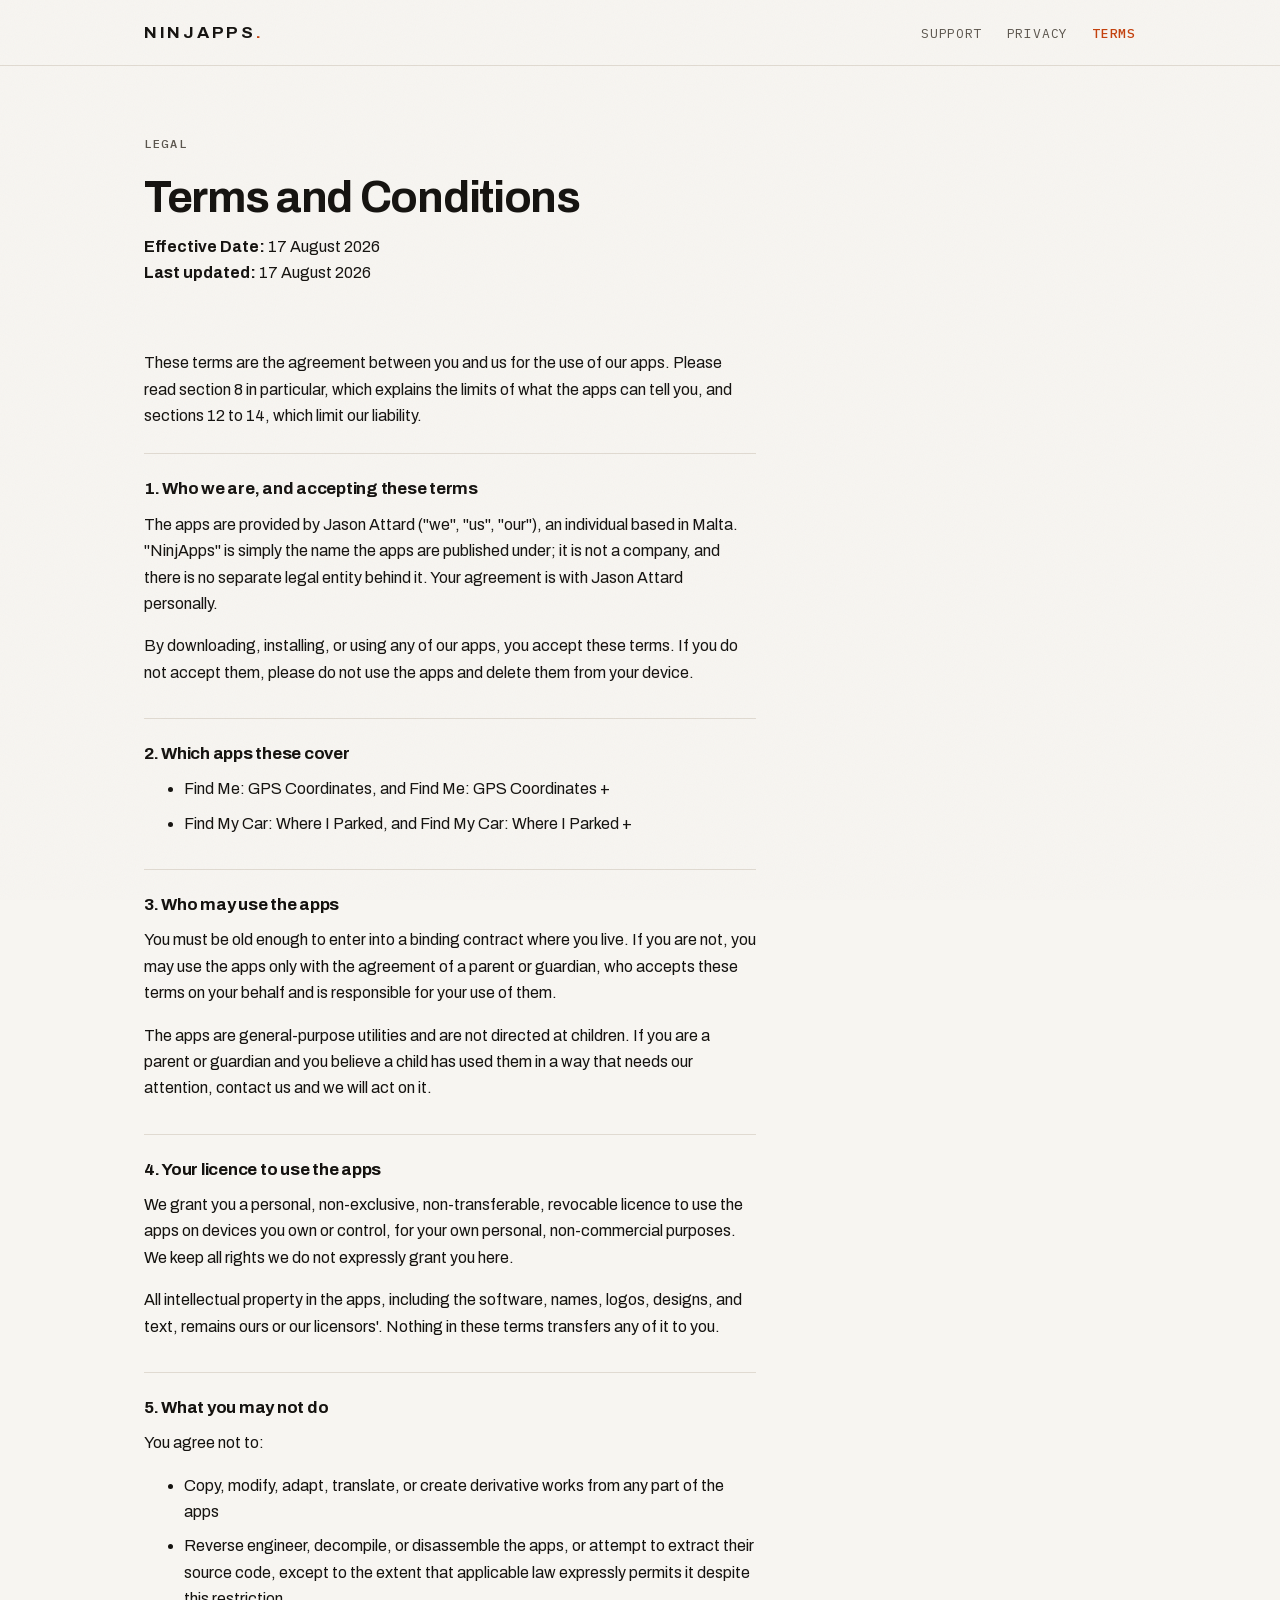
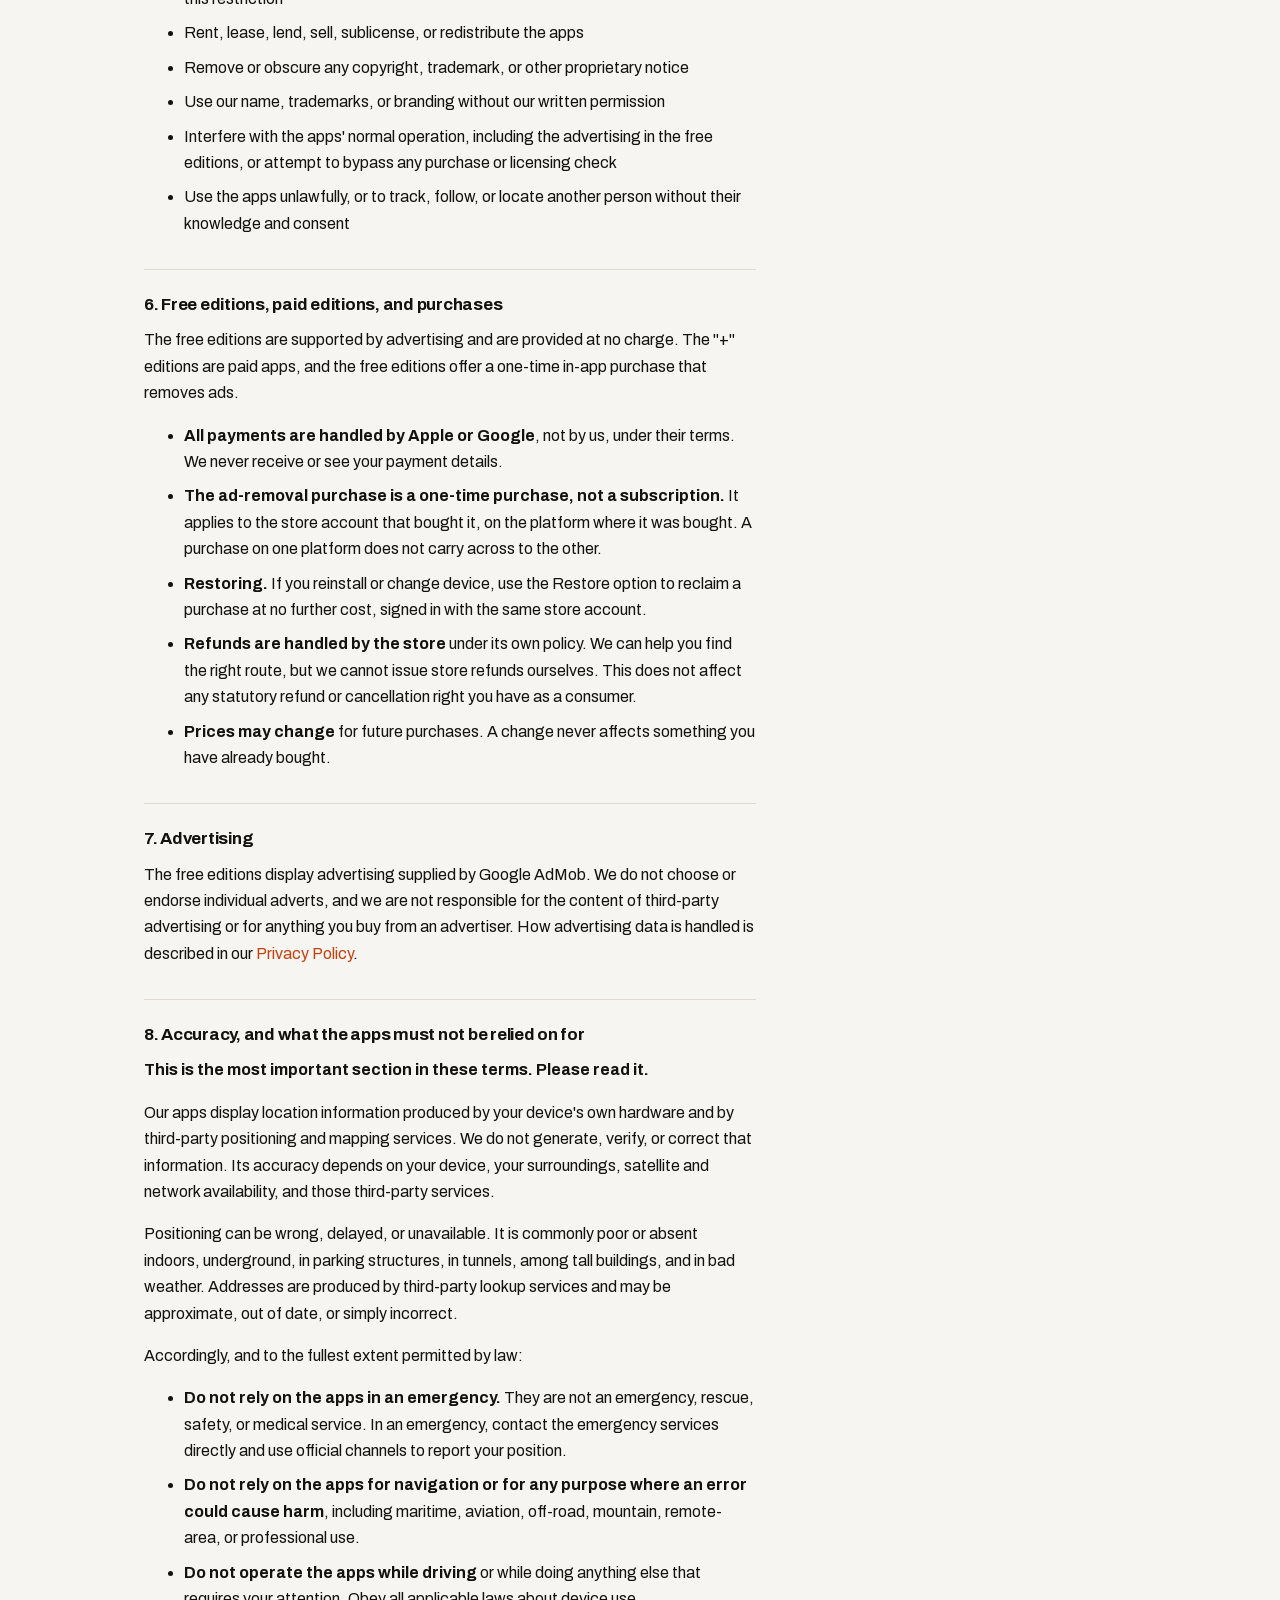
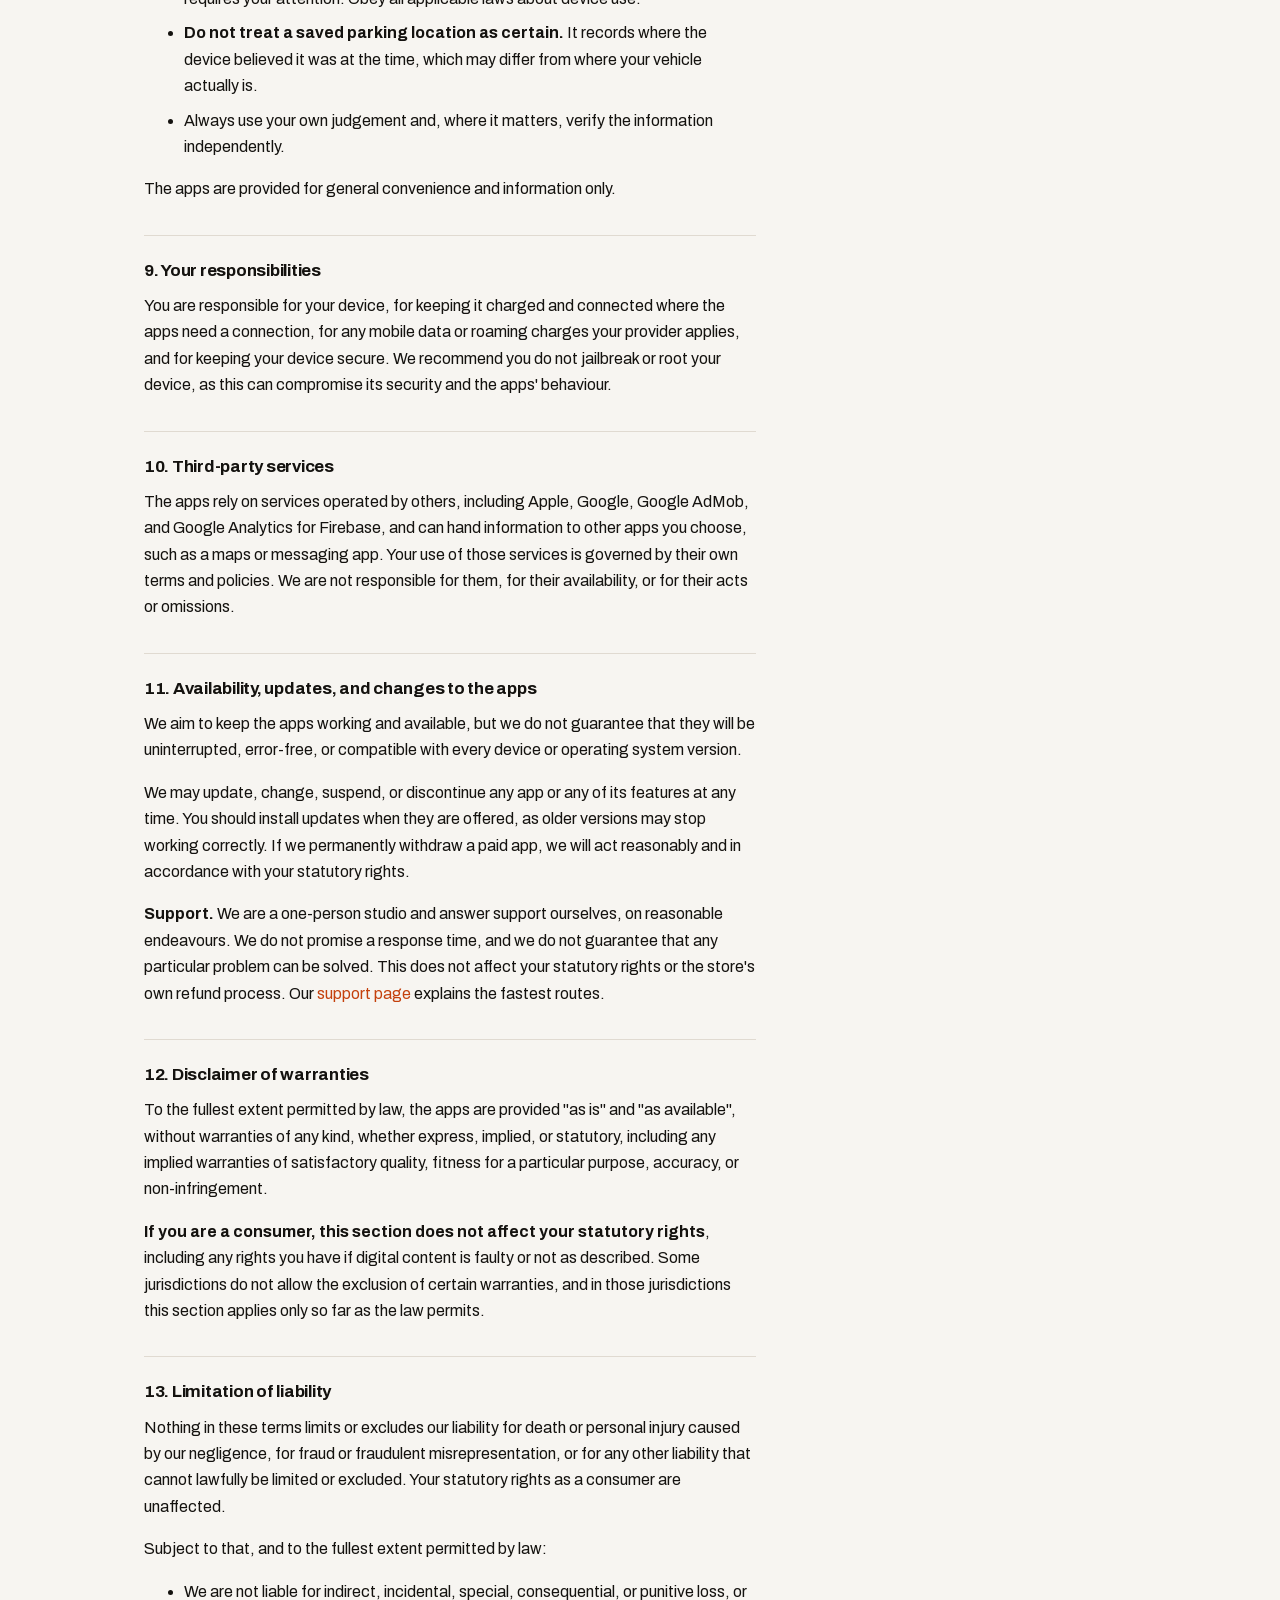
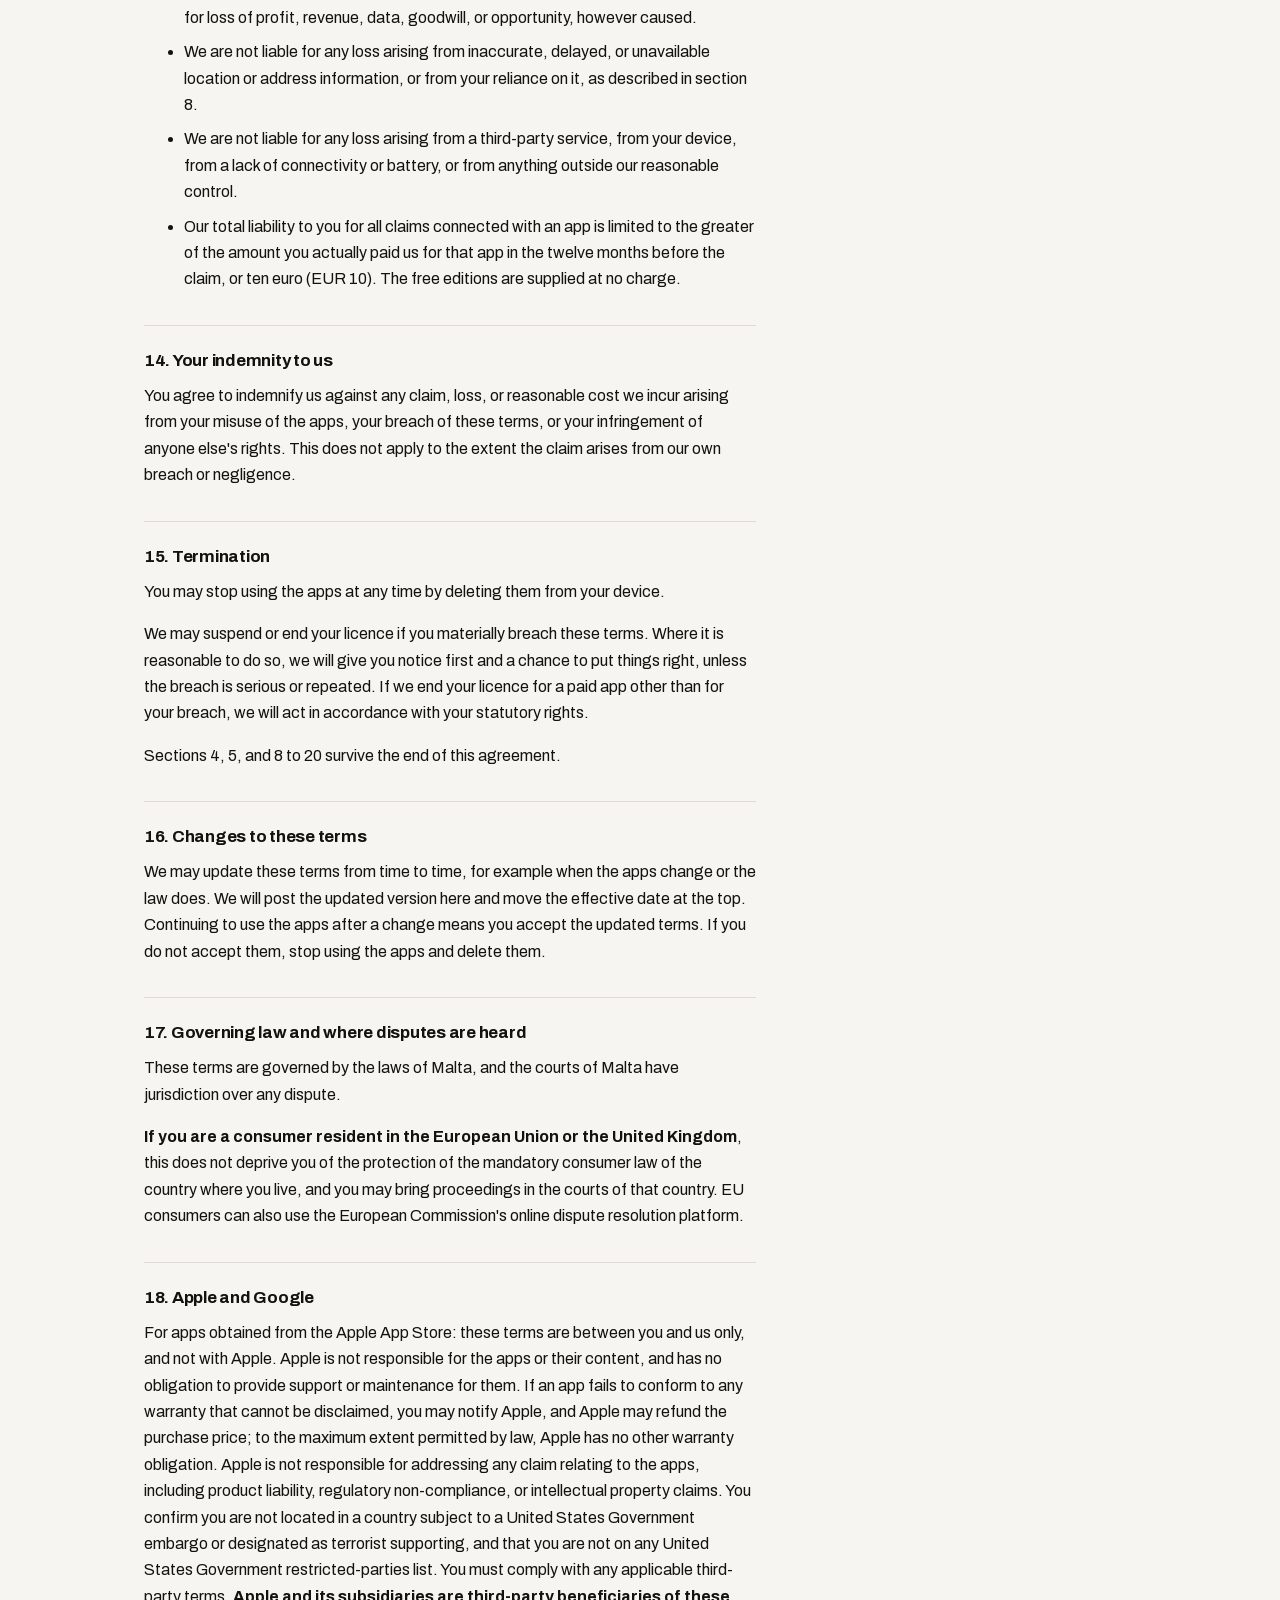
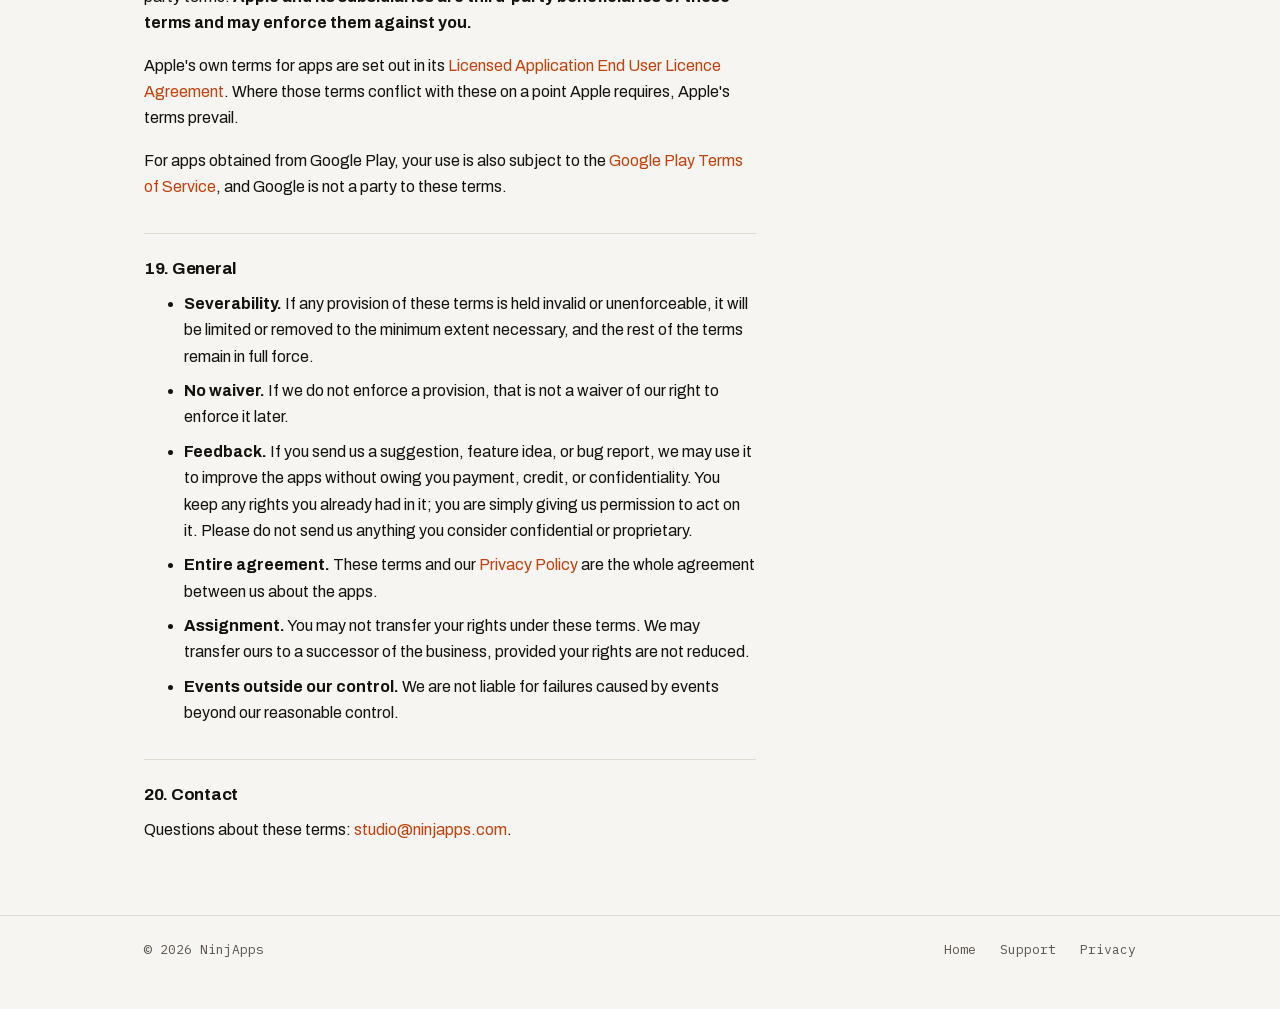
<file: terms-and-conditions.html>
<!DOCTYPE html>
<html lang="en">
<head>
<meta charset="UTF-8">
<meta name="viewport" content="width=device-width, initial-scale=1">
<title>Terms and Conditions — NinjApps</title>
<meta name="description" content="Terms and Conditions for NinjApps apps: Find Me: GPS Coordinates and Find My Car: Where I Parked, including accuracy limits, purchases and liability.">
<meta name="theme-color" content="#F7F5F1" media="(prefers-color-scheme: light)">
<meta name="theme-color" content="#100F0D" media="(prefers-color-scheme: dark)">
<link rel="canonical" href="https://ninjapps.com/terms-and-conditions">
<link rel="icon" href="/favicon.svg" type="image/svg+xml">
<meta property="og:type" content="article">
<meta property="og:site_name" content="NinjApps">
<meta property="og:title" content="Terms and Conditions — NinjApps">
<meta property="og:description" content="Terms and Conditions for NinjApps apps: Find Me: GPS Coordinates and Find My Car: Where I Parked, including accuracy limits, purchases and liability.">
<meta property="og:url" content="https://ninjapps.com/terms-and-conditions">
<meta name="twitter:card" content="summary">
<meta name="twitter:title" content="Terms and Conditions — NinjApps">
<meta name="twitter:description" content="Terms and Conditions for NinjApps apps: Find Me: GPS Coordinates and Find My Car: Where I Parked, including accuracy limits, purchases and liability.">
<link rel="stylesheet" href="/assets/site.css">
</head>
<body>
<a class="skip" href="#main">Skip to content</a>

<header class="masthead">
  <div class="shell">
    <a class="wordmark" href="/">NinjApps<span class="mark">.</span></a>
    <nav class="nav" aria-label="Main">
      <a href="/support">Support</a>
      <a href="/privacy-policy">Privacy</a>
      <a href="/terms-and-conditions" aria-current="page">Terms</a>
    </nav>
  </div>
</header>

<main id="main">
  <div class="shell">

    <section class="hero">
      <span class="eyebrow rise">Legal</span>
      <h1 class="page-title rise">Terms and Conditions</h1>
      <p class="effective rise"><strong>Effective Date:</strong> 17 August 2026<br>
        <strong>Last updated:</strong> 17 August 2026</p>
    </section>

    <div class="legal">

      <p>These terms are the agreement between you and us for the use of our apps. Please read
        section 8 in particular, which explains the limits of what the apps can tell you, and
        sections 12 to 14, which limit our liability.</p>

      <h2>1. Who we are, and accepting these terms</h2>
      <p>The apps are provided by Jason Attard ("we", "us", "our"), an individual based in Malta.
        "NinjApps" is simply the name the apps are published under; it is not a company, and there is
        no separate legal entity behind it. Your agreement is with Jason Attard personally.</p>
      <p>By downloading, installing, or using any of our apps, you accept these terms. If you do not
        accept them, please do not use the apps and delete them from your device.</p>

      <h2>2. Which apps these cover</h2>
      <ul>
        <li>Find Me: GPS Coordinates, and Find Me: GPS Coordinates +</li>
        <li>Find My Car: Where I Parked, and Find My Car: Where I Parked +</li>
      </ul>

      <h2>3. Who may use the apps</h2>
      <p>You must be old enough to enter into a binding contract where you live. If you are not, you
        may use the apps only with the agreement of a parent or guardian, who accepts these terms on
        your behalf and is responsible for your use of them.</p>
      <p>The apps are general-purpose utilities and are not directed at children. If you are a
        parent or guardian and you believe a child has used them in a way that needs our attention,
        contact us and we will act on it.</p>

      <h2>4. Your licence to use the apps</h2>
      <p>We grant you a personal, non-exclusive, non-transferable, revocable licence to use the apps
        on devices you own or control, for your own personal, non-commercial purposes. We keep all
        rights we do not expressly grant you here.</p>
      <p>All intellectual property in the apps, including the software, names, logos, designs, and
        text, remains ours or our licensors'. Nothing in these terms transfers any of it to you.</p>

      <h2>5. What you may not do</h2>
      <p>You agree not to:</p>
      <ul>
        <li>Copy, modify, adapt, translate, or create derivative works from any part of the apps</li>
        <li>Reverse engineer, decompile, or disassemble the apps, or attempt to extract their source
          code, except to the extent that applicable law expressly permits it despite this
          restriction</li>
        <li>Rent, lease, lend, sell, sublicense, or redistribute the apps</li>
        <li>Remove or obscure any copyright, trademark, or other proprietary notice</li>
        <li>Use our name, trademarks, or branding without our written permission</li>
        <li>Interfere with the apps' normal operation, including the advertising in the free
          editions, or attempt to bypass any purchase or licensing check</li>
        <li>Use the apps unlawfully, or to track, follow, or locate another person without their
          knowledge and consent</li>
      </ul>

      <h2>6. Free editions, paid editions, and purchases</h2>
      <p>The free editions are supported by advertising and are provided at no charge. The "+"
        editions are paid apps, and the free editions offer a one-time in-app purchase that removes
        ads.</p>
      <ul>
        <li><strong>All payments are handled by Apple or Google</strong>, not by us, under their
          terms. We never receive or see your payment details.</li>
        <li><strong>The ad-removal purchase is a one-time purchase, not a subscription.</strong> It
          applies to the store account that bought it, on the platform where it was bought. A
          purchase on one platform does not carry across to the other.</li>
        <li><strong>Restoring.</strong> If you reinstall or change device, use the Restore option to
          reclaim a purchase at no further cost, signed in with the same store account.</li>
        <li><strong>Refunds are handled by the store</strong> under its own policy. We can help you
          find the right route, but we cannot issue store refunds ourselves. This does not affect
          any statutory refund or cancellation right you have as a consumer.</li>
        <li><strong>Prices may change</strong> for future purchases. A change never affects
          something you have already bought.</li>
      </ul>

      <h2>7. Advertising</h2>
      <p>The free editions display advertising supplied by Google AdMob. We do not choose or endorse
        individual adverts, and we are not responsible for the content of third-party advertising or
        for anything you buy from an advertiser. How advertising data is handled is described in our
        <a href="/privacy-policy">Privacy Policy</a>.</p>

      <h2>8. Accuracy, and what the apps must not be relied on for</h2>
      <p><strong>This is the most important section in these terms. Please read it.</strong></p>
      <p>Our apps display location information produced by your device's own hardware and by
        third-party positioning and mapping services. We do not generate, verify, or correct that
        information. Its accuracy depends on your device, your surroundings, satellite and network
        availability, and those third-party services.</p>
      <p>Positioning can be wrong, delayed, or unavailable. It is commonly poor or absent indoors,
        underground, in parking structures, in tunnels, among tall buildings, and in bad weather.
        Addresses are produced by third-party lookup services and may be approximate, out of date, or
        simply incorrect.</p>
      <p>Accordingly, and to the fullest extent permitted by law:</p>
      <ul>
        <li><strong>Do not rely on the apps in an emergency.</strong> They are not an emergency,
          rescue, safety, or medical service. In an emergency, contact the emergency services
          directly and use official channels to report your position.</li>
        <li><strong>Do not rely on the apps for navigation or for any purpose where an error could
          cause harm</strong>, including maritime, aviation, off-road, mountain, remote-area, or
          professional use.</li>
        <li><strong>Do not operate the apps while driving</strong> or while doing anything else that
          requires your attention. Obey all applicable laws about device use.</li>
        <li><strong>Do not treat a saved parking location as certain.</strong> It records where the
          device believed it was at the time, which may differ from where your vehicle actually
          is.</li>
        <li>Always use your own judgement and, where it matters, verify the information
          independently.</li>
      </ul>
      <p>The apps are provided for general convenience and information only.</p>

      <h2>9. Your responsibilities</h2>
      <p>You are responsible for your device, for keeping it charged and connected where the apps
        need a connection, for any mobile data or roaming charges your provider applies, and for
        keeping your device secure. We recommend you do not jailbreak or root your device, as this
        can compromise its security and the apps' behaviour.</p>

      <h2>10. Third-party services</h2>
      <p>The apps rely on services operated by others, including Apple, Google, Google AdMob, and
        Google Analytics for Firebase, and can hand information to other apps you choose, such as a
        maps or messaging app. Your use of those services is governed by their own terms and
        policies. We are not responsible for them, for their availability, or for their acts or
        omissions.</p>

      <h2>11. Availability, updates, and changes to the apps</h2>
      <p>We aim to keep the apps working and available, but we do not guarantee that they will be
        uninterrupted, error-free, or compatible with every device or operating system version.</p>
      <p>We may update, change, suspend, or discontinue any app or any of its features at any time.
        You should install updates when they are offered, as older versions may stop working
        correctly. If we permanently withdraw a paid app, we will act reasonably and in accordance
        with your statutory rights.</p>
      <p><strong>Support.</strong> We are a one-person studio and answer support ourselves, on
        reasonable endeavours. We do not promise a response time, and we do not guarantee that any
        particular problem can be solved. This does not affect your statutory rights or the store's
        own refund process. Our <a href="/support">support page</a> explains the fastest routes.</p>

      <h2>12. Disclaimer of warranties</h2>
      <p>To the fullest extent permitted by law, the apps are provided "as is" and "as available",
        without warranties of any kind, whether express, implied, or statutory, including any implied
        warranties of satisfactory quality, fitness for a particular purpose, accuracy, or
        non-infringement.</p>
      <p><strong>If you are a consumer, this section does not affect your statutory rights</strong>,
        including any rights you have if digital content is faulty or not as described. Some
        jurisdictions do not allow the exclusion of certain warranties, and in those jurisdictions
        this section applies only so far as the law permits.</p>

      <h2>13. Limitation of liability</h2>
      <p>Nothing in these terms limits or excludes our liability for death or personal injury caused
        by our negligence, for fraud or fraudulent misrepresentation, or for any other liability that
        cannot lawfully be limited or excluded. Your statutory rights as a consumer are
        unaffected.</p>
      <p>Subject to that, and to the fullest extent permitted by law:</p>
      <ul>
        <li>We are not liable for indirect, incidental, special, consequential, or punitive loss, or
          for loss of profit, revenue, data, goodwill, or opportunity, however caused.</li>
        <li>We are not liable for any loss arising from inaccurate, delayed, or unavailable location
          or address information, or from your reliance on it, as described in section 8.</li>
        <li>We are not liable for any loss arising from a third-party service, from your device, from
          a lack of connectivity or battery, or from anything outside our reasonable control.</li>
        <li>Our total liability to you for all claims connected with an app is limited to the greater
          of the amount you actually paid us for that app in the twelve months before the claim, or
          ten euro (EUR 10). The free editions are supplied at no charge.</li>
      </ul>

      <h2>14. Your indemnity to us</h2>
      <p>You agree to indemnify us against any claim, loss, or reasonable cost we incur arising from
        your misuse of the apps, your breach of these terms, or your infringement of anyone else's
        rights. This does not apply to the extent the claim arises from our own breach or
        negligence.</p>

      <h2>15. Termination</h2>
      <p>You may stop using the apps at any time by deleting them from your device.</p>
      <p>We may suspend or end your licence if you materially breach these terms. Where it is
        reasonable to do so, we will give you notice first and a chance to put things right, unless
        the breach is serious or repeated. If we end your licence for a paid app other than for your
        breach, we will act in accordance with your statutory rights.</p>
      <p>Sections 4, 5, and 8 to 20 survive the end of this agreement.</p>

      <h2>16. Changes to these terms</h2>
      <p>We may update these terms from time to time, for example when the apps change or the law
        does. We will post the updated version here and move the effective date at the top.
        Continuing to use the apps after a change means you accept the updated terms. If you do not
        accept them, stop using the apps and delete them.</p>

      <h2>17. Governing law and where disputes are heard</h2>
      <p>These terms are governed by the laws of Malta, and the courts of Malta have jurisdiction
        over any dispute.</p>
      <p><strong>If you are a consumer resident in the European Union or the United Kingdom</strong>,
        this does not deprive you of the protection of the mandatory consumer law of the country
        where you live, and you may bring proceedings in the courts of that country. EU consumers can
        also use the European Commission's online dispute resolution platform.</p>

      <h2>18. Apple and Google</h2>
      <p>For apps obtained from the Apple App Store: these terms are between you and us only, and not
        with Apple. Apple is not responsible for the apps or their content, and has no obligation to
        provide support or maintenance for them. If an app fails to conform to any warranty that
        cannot be disclaimed, you may notify Apple, and Apple may refund the purchase price; to the
        maximum extent permitted by law, Apple has no other warranty obligation. Apple is not
        responsible for addressing any claim relating to the apps, including product liability,
        regulatory non-compliance, or intellectual property claims. You confirm you are not located
        in a country subject to a United States Government embargo or designated as terrorist
        supporting, and that you are not on any United States Government restricted-parties list. You
        must comply with any applicable third-party terms. <strong>Apple and its subsidiaries are
        third-party beneficiaries of these terms and may enforce them against you.</strong></p>
      <p>Apple's own terms for apps are set out in its
        <a href="https://www.apple.com/legal/internet-services/itunes/dev/stdeula/" target="_blank" rel="noopener noreferrer">Licensed
        Application End User Licence Agreement</a>. Where those terms conflict with these on a point
        Apple requires, Apple's terms prevail.</p>
      <p>For apps obtained from Google Play, your use is also subject to the
        <a href="https://play.google.com/about/play-terms/index.html" target="_blank" rel="noopener noreferrer">Google Play Terms of
        Service</a>, and Google is not a party to these terms.</p>

      <h2>19. General</h2>
      <ul>
        <li><strong>Severability.</strong> If any provision of these terms is held invalid or
          unenforceable, it will be limited or removed to the minimum extent necessary, and the rest
          of the terms remain in full force.</li>
        <li><strong>No waiver.</strong> If we do not enforce a provision, that is not a waiver of our
          right to enforce it later.</li>
        <li><strong>Feedback.</strong> If you send us a suggestion, feature idea, or bug report, we
          may use it to improve the apps without owing you payment, credit, or confidentiality. You
          keep any rights you already had in it; you are simply giving us permission to act on it.
          Please do not send us anything you consider confidential or proprietary.</li>
        <li><strong>Entire agreement.</strong> These terms and our
          <a href="/privacy-policy">Privacy Policy</a> are the whole agreement between us about the
          apps.</li>
        <li><strong>Assignment.</strong> You may not transfer your rights under these terms. We may
          transfer ours to a successor of the business, provided your rights are not reduced.</li>
        <li><strong>Events outside our control.</strong> We are not liable for failures caused by
          events beyond our reasonable control.</li>
      </ul>

      <h2>20. Contact</h2>
      <p>Questions about these terms:
        <a href="mailto:studio@ninjapps.com">studio@ninjapps.com</a>.</p>

    </div>

  </div>
</main>

<footer class="foot">
  <div class="shell">
    <span>&copy; 2026 NinjApps</span>
    <nav aria-label="Footer">
      <a href="/">Home</a>
      <a href="/support">Support</a>
      <a href="/privacy-policy">Privacy</a>
    </nav>
  </div>
</footer>

</body>
</html>
</file>
<file: assets/site.css>
/* ==========================================================================
   NinjApps — shared site theme
   Precision-instrument direction: rigorous rules, tight grotesque headings,
   monospace for technical detail. Light and dark aware. Self-hosted fonts so
   no visitor IP is handed to a third party.
   Single source of truth — every page links this file. Edit here, not inline.
   ========================================================================== */

/* --- Fonts (latin subset, self-hosted) ---------------------------------- */
@font-face {
  font-family: 'Archivo';
  src: url('fonts/archivo-400_700-latin.woff2') format('woff2');
  font-weight: 400 700;               /* variable axis */
  font-style: normal;
  font-display: swap;
}
@font-face {
  font-family: 'Plex Mono';
  src: url('fonts/plexmono-400-latin.woff2') format('woff2');
  font-weight: 400; font-style: normal; font-display: swap;
}
@font-face {
  font-family: 'Plex Mono';
  src: url('fonts/plexmono-500-latin.woff2') format('woff2');
  font-weight: 500; font-style: normal; font-display: swap;
}

/* --- Tokens -------------------------------------------------------------- */
:root {
  --ground:  #F7F5F1;
  --surface: #FFFFFF;
  --ink:     #14120F;
  --ink-2:   #5A544C;
  --rule:    #E0DAD1;
  --accent:  #C4400C;
  --accent-ink: #FFFFFF;

  --sans: 'Archivo', ui-sans-serif, system-ui, sans-serif;
  --mono: 'Plex Mono', ui-monospace, SFMono-Regular, Menlo, monospace;

  /* 4px base, 1.25 type ratio */
  --s1: 0.5rem;  --s2: 0.75rem; --s3: 1rem;   --s4: 1.5rem;
  --s5: 2rem;    --s6: 3rem;    --s7: 4.5rem; --s8: 7rem;

  --measure: 68ch;
  --shell: 68rem;
}

@media (prefers-color-scheme: dark) {
  :root {
    --ground:  #100F0D;
    --surface: #191713;
    --ink:     #F4F0E9;
    --ink-2:   #9E968B;
    --rule:    #2C2822;
    --accent:  #FF7038;
    --accent-ink: #16130F;
  }
}

/* --- Reset --------------------------------------------------------------- */
*, *::before, *::after { box-sizing: border-box; }
html { -webkit-text-size-adjust: 100%; scroll-behavior: smooth; }
@media (prefers-reduced-motion: reduce) { html { scroll-behavior: auto; } }

body {
  margin: 0;
  background: var(--ground);
  color: var(--ink);
  font-family: var(--sans);
  font-size: 1rem;
  line-height: 1.65;
  font-synthesis-weight: none;
  -webkit-font-smoothing: antialiased;
}

/* Grain — atmosphere without an image request. */
body::after {
  content: '';
  position: fixed;
  inset: 0;
  pointer-events: none;
  z-index: 9999;
  opacity: 0.035;
  background-image: url("data:image/svg+xml,%3Csvg xmlns='http://www.w3.org/2000/svg' width='140' height='140'%3E%3Cfilter id='n'%3E%3CfeTurbulence type='fractalNoise' baseFrequency='0.9' numOctaves='3'/%3E%3C/filter%3E%3Crect width='140' height='140' filter='url(%23n)'/%3E%3C/svg%3E");
}
@media (prefers-reduced-motion: reduce) { body::after { display: none; } }

/* --- Shell --------------------------------------------------------------- */
.shell {
  max-width: var(--shell);
  margin: 0 auto;
  padding: 0 var(--s4);
}
@media (min-width: 48rem) { .shell { padding: 0 var(--s6); } }

.skip {
  position: absolute;
  left: -9999px;
  top: 0;
  background: var(--accent);
  color: var(--accent-ink);
  padding: var(--s2) var(--s3);
  font: 500 0.8rem/1 var(--mono);
  letter-spacing: 0.06em;
  text-transform: uppercase;
  z-index: 10000;
}
.skip:focus { left: var(--s3); top: var(--s3); }

/* --- Masthead ------------------------------------------------------------ */
.masthead {
  border-bottom: 1px solid var(--rule);
}
.masthead > .shell {
  display: flex;
  flex-wrap: wrap;
  align-items: baseline;
  justify-content: space-between;
  gap: var(--s2) var(--s4);
  padding-top: var(--s4);
  padding-bottom: var(--s4);
}
.wordmark {
  font: 700 1.0625rem/1 var(--sans);
  letter-spacing: 0.16em;
  text-transform: uppercase;
  color: var(--ink);
  text-decoration: none;
}
.wordmark:hover { color: var(--accent); }
.wordmark .mark { color: var(--accent); }

.nav {
  display: flex;
  gap: var(--s4);
  font: 400 0.8125rem/1 var(--mono);
  letter-spacing: 0.06em;
  text-transform: uppercase;
}
.nav a { color: var(--ink-2); text-decoration: none; }
.nav a:hover, .nav a[aria-current='page'] { color: var(--accent); }
.nav a[aria-current='page'] { font-weight: 500; }

/* --- Typography ---------------------------------------------------------- */
h1, h2, h3 { font-family: var(--sans); font-weight: 700; }

.display {
  font-size: clamp(2.25rem, 6.2vw, 4.25rem);
  line-height: 1.02;
  letter-spacing: -0.035em;
  margin: 0 0 var(--s4);
  max-width: 22ch;
  text-wrap: balance;
}

h1.page-title {
  font-size: clamp(1.875rem, 4vw, 2.75rem);
  line-height: 1.08;
  letter-spacing: -0.03em;
  margin: 0 0 var(--s2);
}

h2 {
  font-size: 1.25rem;
  line-height: 1.25;
  letter-spacing: -0.015em;
  margin: var(--s6) 0 var(--s2);
}

h3 {
  font-size: 1rem;
  font-weight: 700;
  letter-spacing: -0.005em;
  margin: var(--s4) 0 var(--s1);
}

p, ul, ol { margin: 0 0 var(--s3); max-width: var(--measure); }
li { margin-bottom: var(--s1); }
strong { font-weight: 700; }

.lede {
  font-size: 1.1875rem;
  line-height: 1.55;
  color: var(--ink-2);
  max-width: 46ch;
}

.eyebrow {
  font: 500 0.75rem/1 var(--mono);
  letter-spacing: 0.14em;
  text-transform: uppercase;
  color: var(--ink-2);
  margin: 0 0 var(--s4);
  display: block;
}

.mono { font-family: var(--mono); font-size: 0.875rem; }

a { color: var(--accent); text-decoration: none; }
/* Underline only body-copy links on hover; chrome and buttons stay clean. */
main p a:hover, main li a:hover, .panel a:hover, .legal a:hover {
  text-decoration: underline;
  text-underline-offset: 0.2em;
}
.store:hover, .wordmark:hover, .nav a:hover, .foot a:hover { text-decoration: none; }

:where(a, button, [tabindex]):focus-visible {
  outline: 2px solid var(--accent);
  outline-offset: 3px;
  border-radius: 1px;
}

/* --- Sections ------------------------------------------------------------ */
.hero { padding: var(--s7) 0 var(--s6); }
.section { padding: var(--s6) 0; border-top: 1px solid var(--rule); }
.section:first-of-type { border-top: 0; }

.section-label {
  font: 500 0.75rem/1 var(--mono);
  letter-spacing: 0.14em;
  text-transform: uppercase;
  color: var(--ink-2);
  margin: 0 0 var(--s4);
}

/* --- App index (numbered rows) ------------------------------------------- */
.index { list-style: none; margin: 0; padding: 0; max-width: none; }

.index > li {
  display: grid;
  grid-template-columns: 3rem 1fr;
  gap: var(--s2) var(--s3);
  padding: var(--s4) 0;
  border-top: 1px solid var(--rule);
  margin: 0;
}
.index > li:last-child { border-bottom: 1px solid var(--rule); }

@media (min-width: 46rem) {
  .index > li {
    grid-template-columns: 3rem minmax(0, 1fr) auto;
    align-items: baseline;
  }
}

.index .num {
  font: 500 0.8125rem/1.6 var(--mono);
  color: var(--accent);
  letter-spacing: 0.04em;
}
.index .name {
  font-size: 1.0625rem;
  font-weight: 700;
  letter-spacing: -0.01em;
  margin: 0 0 0.125rem;
  max-width: none;
}
.index .desc { color: var(--ink-2); margin: 0; font-size: 0.9375rem; max-width: 52ch; }
.index .coord {
  font: 400 0.8125rem/1.6 var(--mono);
  color: var(--ink-2);
  margin: var(--s1) 0 0;
  max-width: none;
}

.stores {
  display: flex;
  gap: var(--s1);
  grid-column: 2;
  margin-top: var(--s2);
}
@media (min-width: 46rem) {
  .stores { grid-column: 3; margin-top: 0; }
}
.store {
  font: 500 0.75rem/1 var(--mono);
  letter-spacing: 0.08em;
  text-transform: uppercase;
  color: var(--ink);
  border: 1px solid var(--rule);
  padding: 0.5625rem 0.75rem;
  min-height: 2.75rem;
  display: inline-flex;
  align-items: center;
  transition: border-color 0.18s ease, color 0.18s ease, transform 0.18s ease;
}
.store:hover {
  color: var(--accent);
  border-color: var(--accent);
  transform: translateY(-2px);
  text-decoration: none;
}

/* --- Contact panel ------------------------------------------------------- */
.panel {
  background: var(--surface);
  border: 1px solid var(--rule);
  padding: var(--s4);
  max-width: var(--measure);
}
@media (min-width: 46rem) { .panel { padding: var(--s5); } }
.panel > :last-child { margin-bottom: 0; }

.panel .addr {
  font: 500 clamp(1.0625rem, 2.4vw, 1.375rem)/1.3 var(--mono);
  letter-spacing: -0.01em;
  margin: 0 0 var(--s2);
  word-break: break-word;
}
.panel .note { color: var(--ink-2); font-size: 0.9375rem; margin: 0; }

/* --- FAQ ----------------------------------------------------------------- */
.faq { border-top: 1px solid var(--rule); }
.faq > div {
  border-bottom: 1px solid var(--rule);
  padding: var(--s4) 0;
}
.faq h3 { margin: 0 0 var(--s1); }
.faq > div > :last-child { margin-bottom: 0; }

/* --- Legal (long-form) --------------------------------------------------- */
.legal { max-width: var(--measure); }
.legal h2 {
  font-size: 1.0625rem;
  margin: var(--s5) 0 var(--s2);
  padding-top: var(--s4);
  border-top: 1px solid var(--rule);
}
.legal h2:first-of-type { margin-top: var(--s4); }
.legal .effective {
  font: 400 0.8125rem/1.6 var(--mono);
  color: var(--ink-2);
  letter-spacing: 0.02em;
}

/* --- Footer -------------------------------------------------------------- */
.foot {
  border-top: 1px solid var(--rule);
  margin-top: var(--s7);
}
.foot > .shell {
  display: flex;
  flex-wrap: wrap;
  gap: var(--s2) var(--s4);
  justify-content: space-between;
  align-items: baseline;
  padding-top: var(--s4);
  padding-bottom: var(--s6);
  font: 400 0.8125rem/1.6 var(--mono);
  color: var(--ink-2);
}
.foot a { color: var(--ink-2); }
.foot a:hover { color: var(--accent); }
.foot nav { display: flex; gap: var(--s4); flex-wrap: wrap; }

/* --- Entrance (one orchestrated reveal, not scattered micro-motion) ------ */
@media (prefers-reduced-motion: no-preference) {
  .rise {
    animation: rise 0.62s cubic-bezier(0.16, 0.84, 0.24, 1) both;
  }
  .rise:nth-child(1) { animation-delay: 0.02s; }
  .rise:nth-child(2) { animation-delay: 0.10s; }
  .rise:nth-child(3) { animation-delay: 0.18s; }
  .rise:nth-child(4) { animation-delay: 0.26s; }
  .rise:nth-child(5) { animation-delay: 0.34s; }
  @keyframes rise {
    from { opacity: 0; transform: translateY(0.75rem); }
    to   { opacity: 1; transform: none; }
  }
}

/* --- Print (legal pages get read and filed) ------------------------------ */
@media print {
  body { background: #fff; color: #000; font-size: 11pt; }
  body::after, .masthead .nav, .skip { display: none; }
  a { color: #000; text-decoration: underline; }
  .legal h2 { break-after: avoid; }
}
</file>
